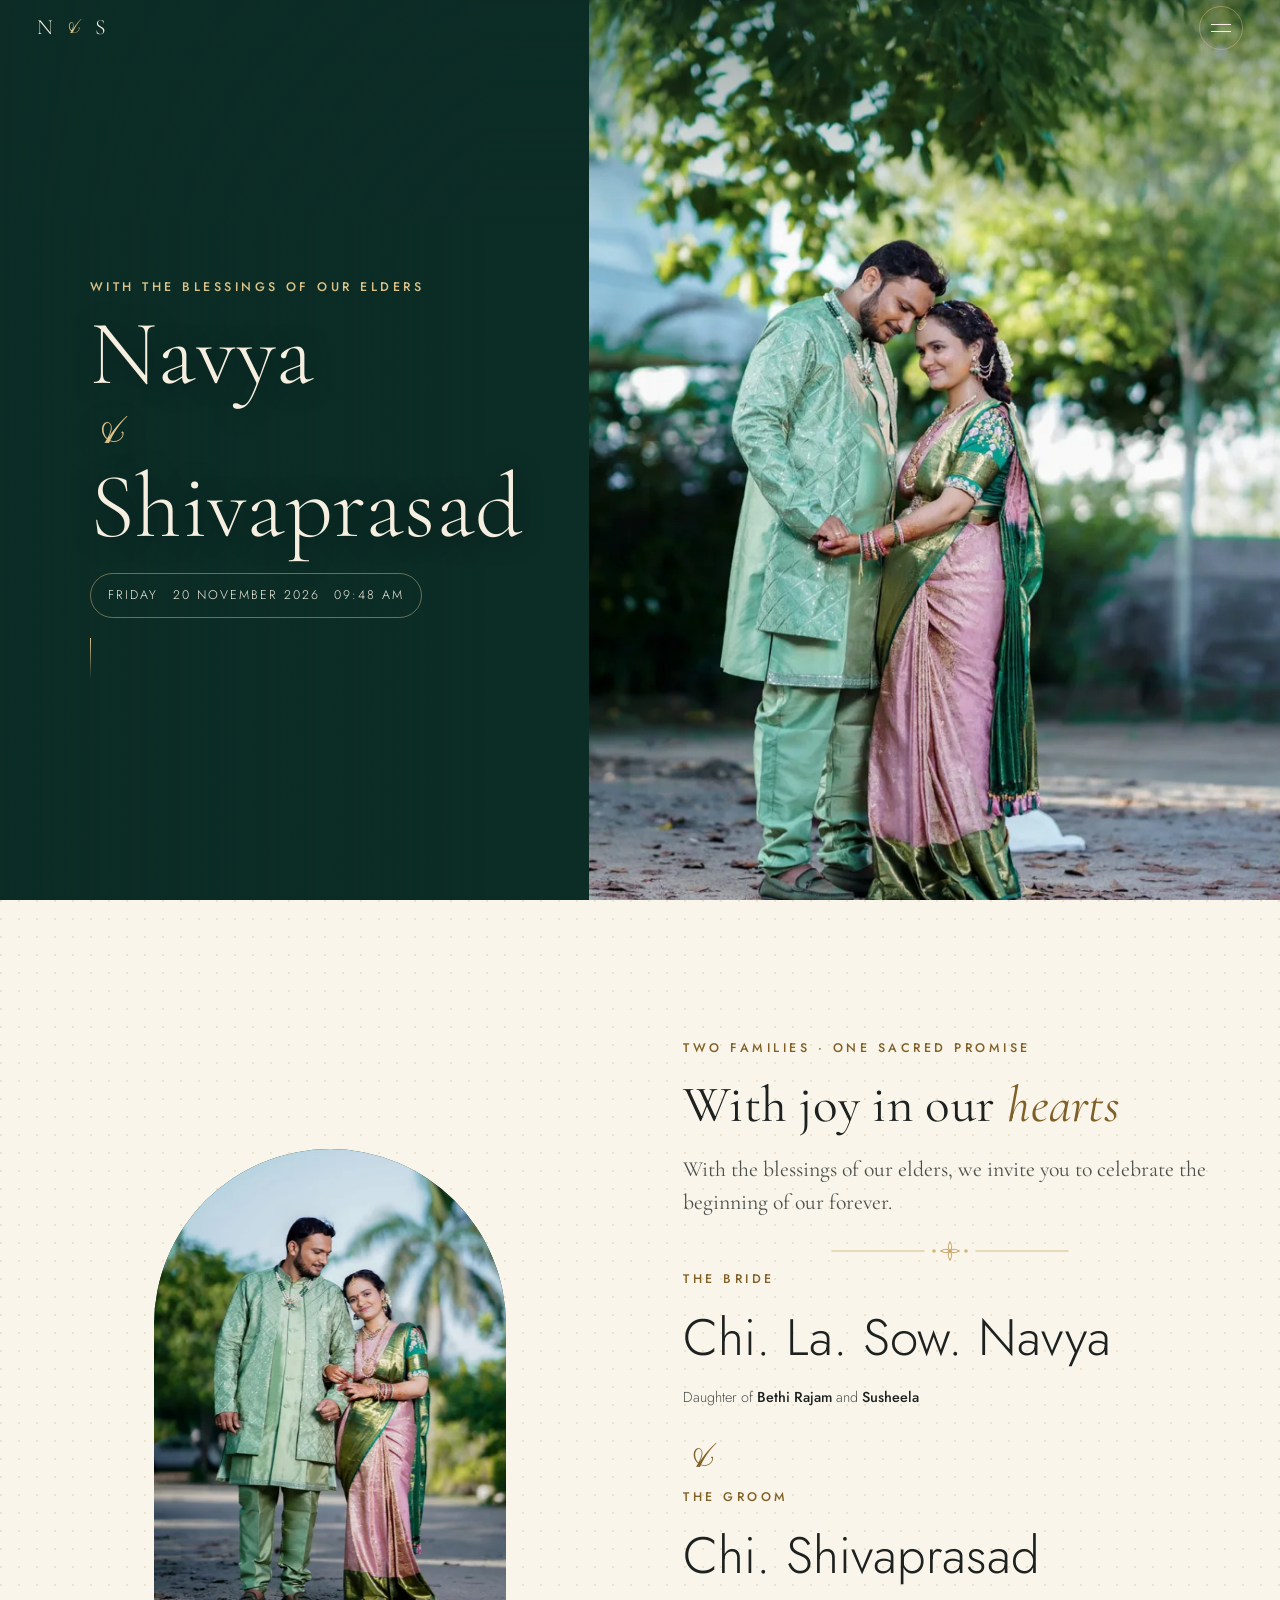
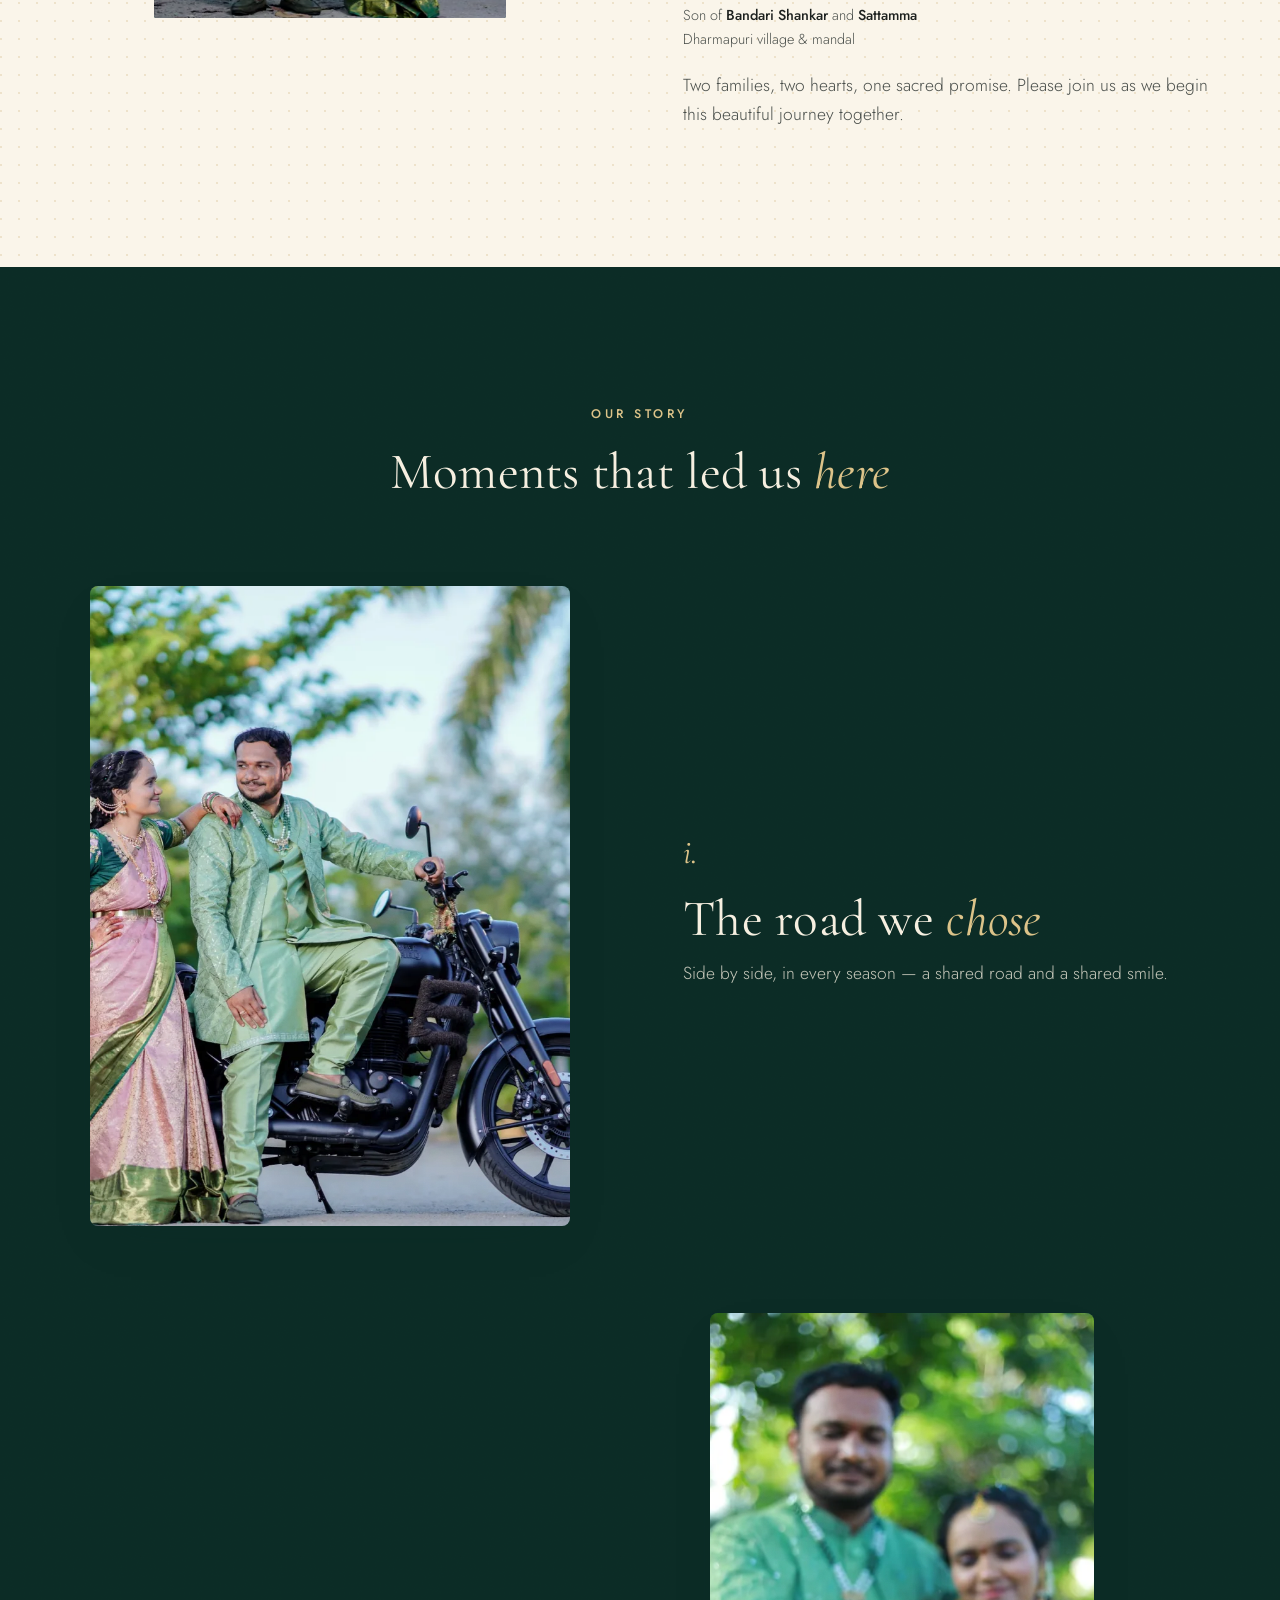
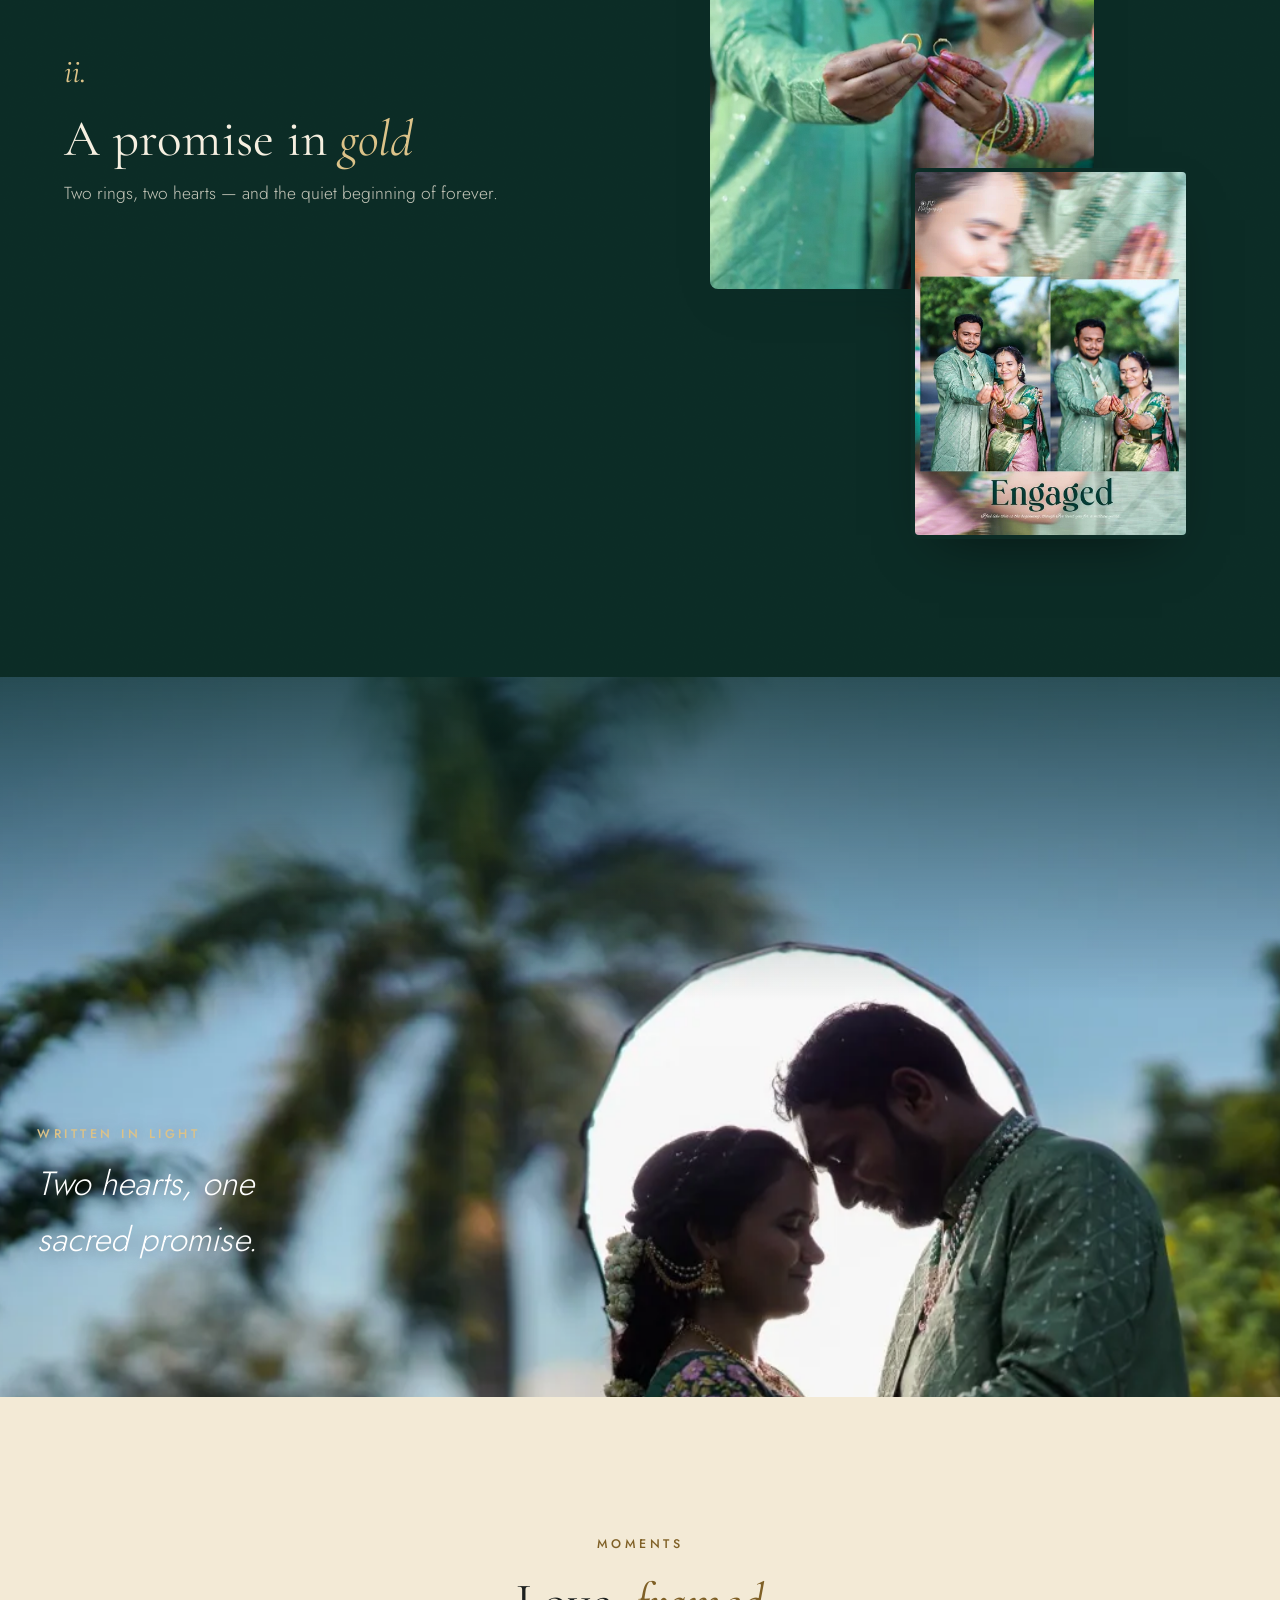
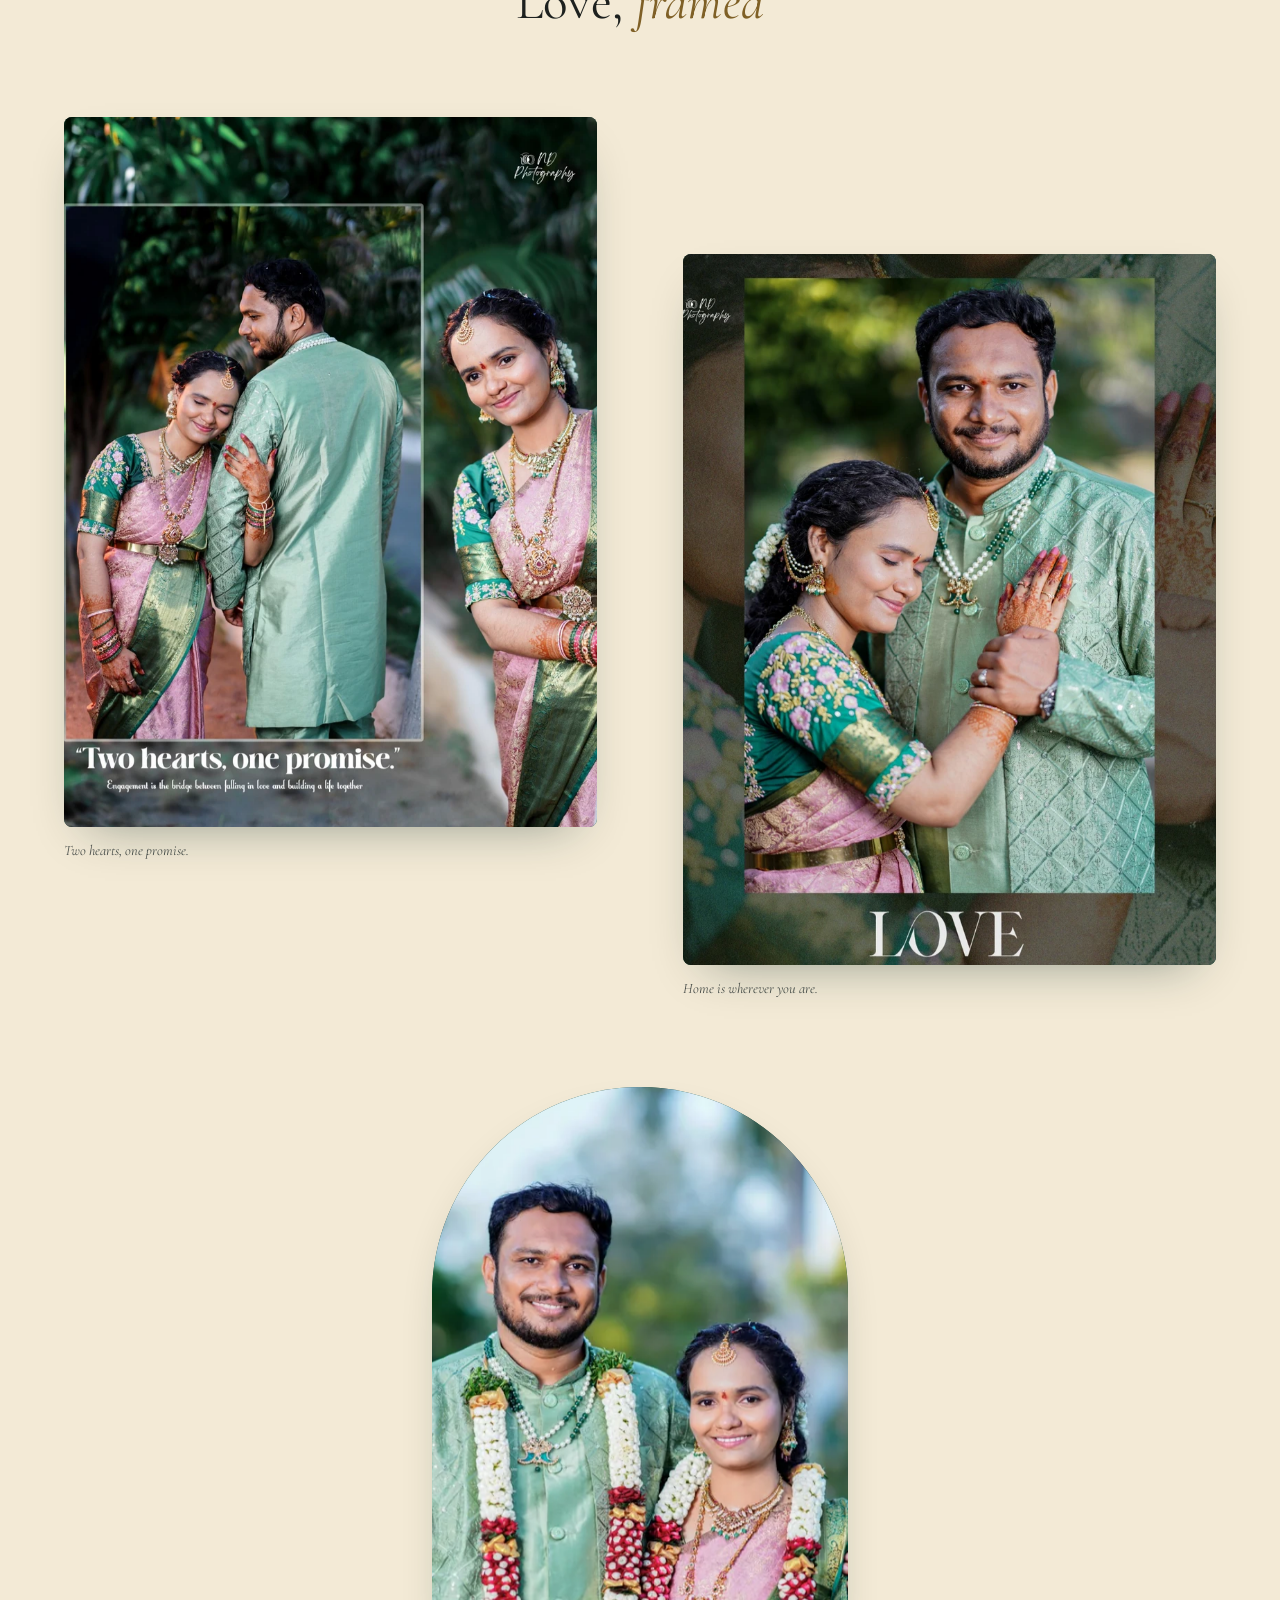
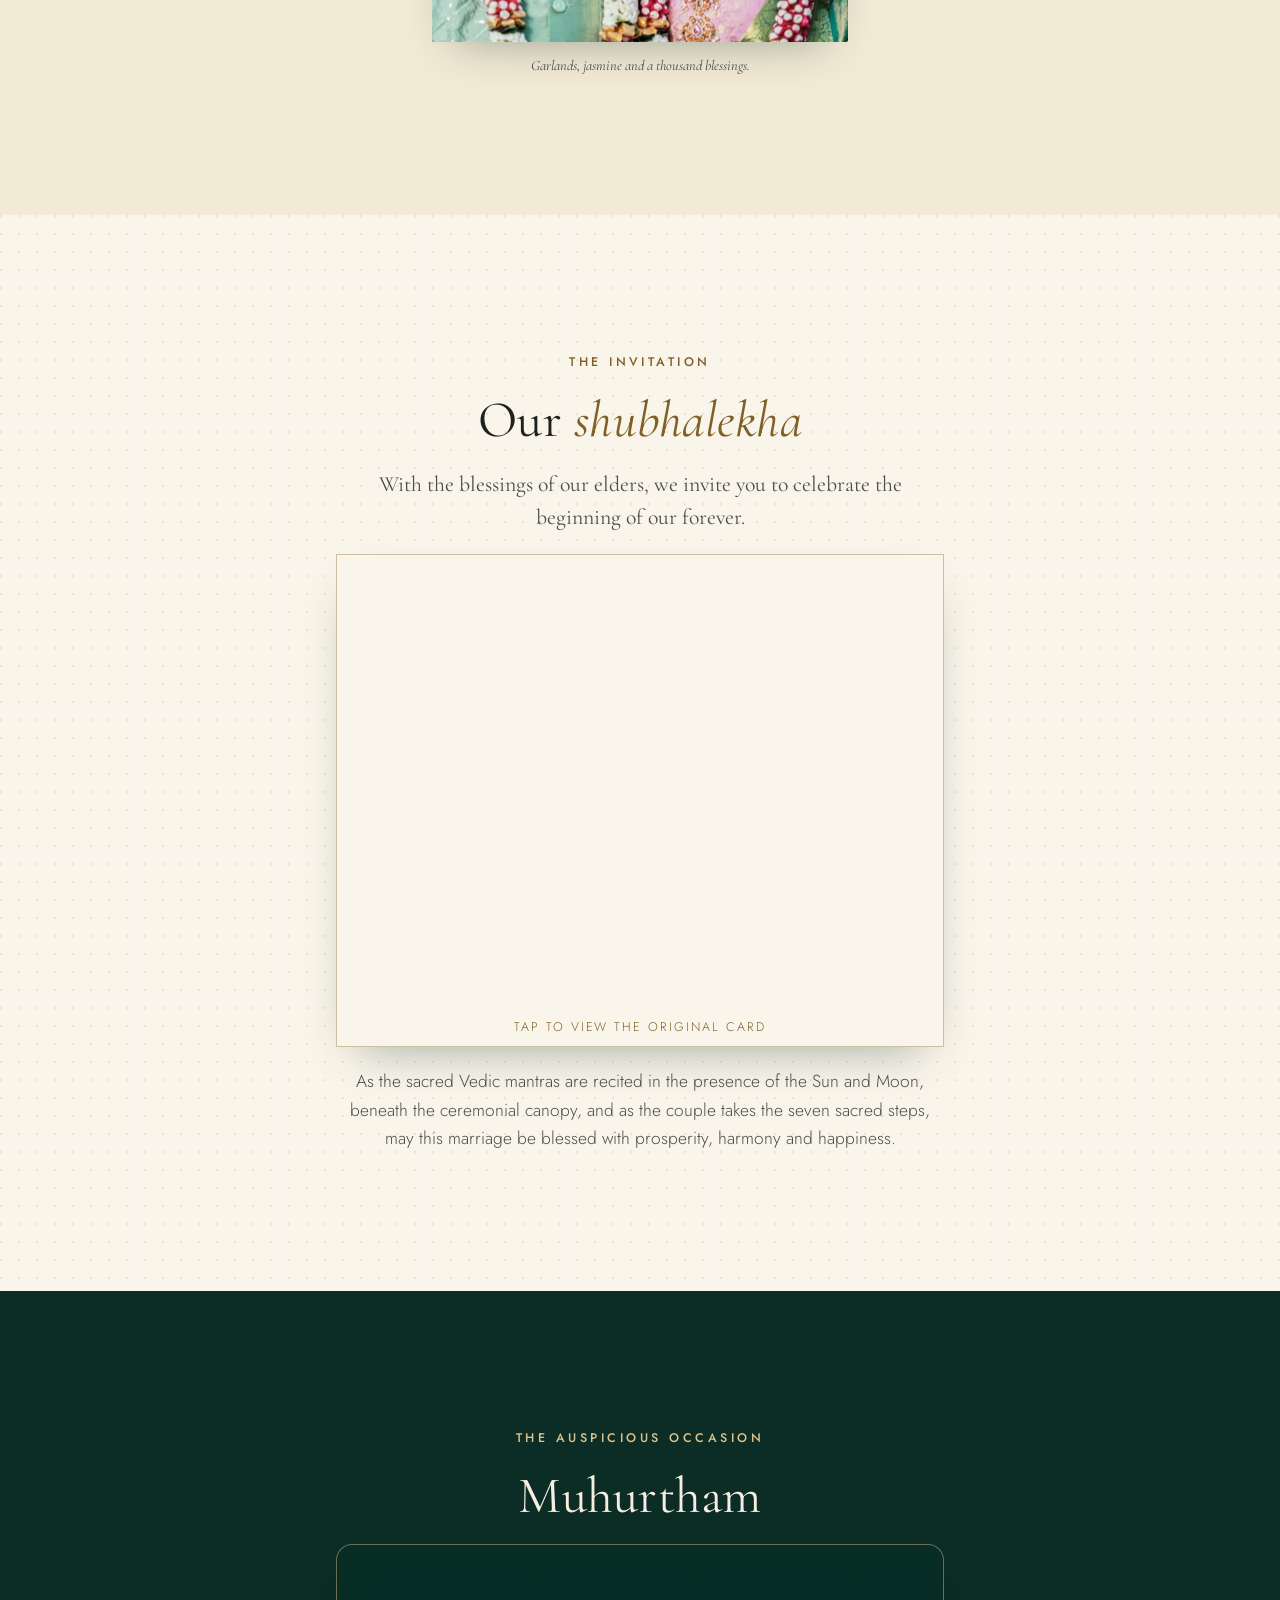
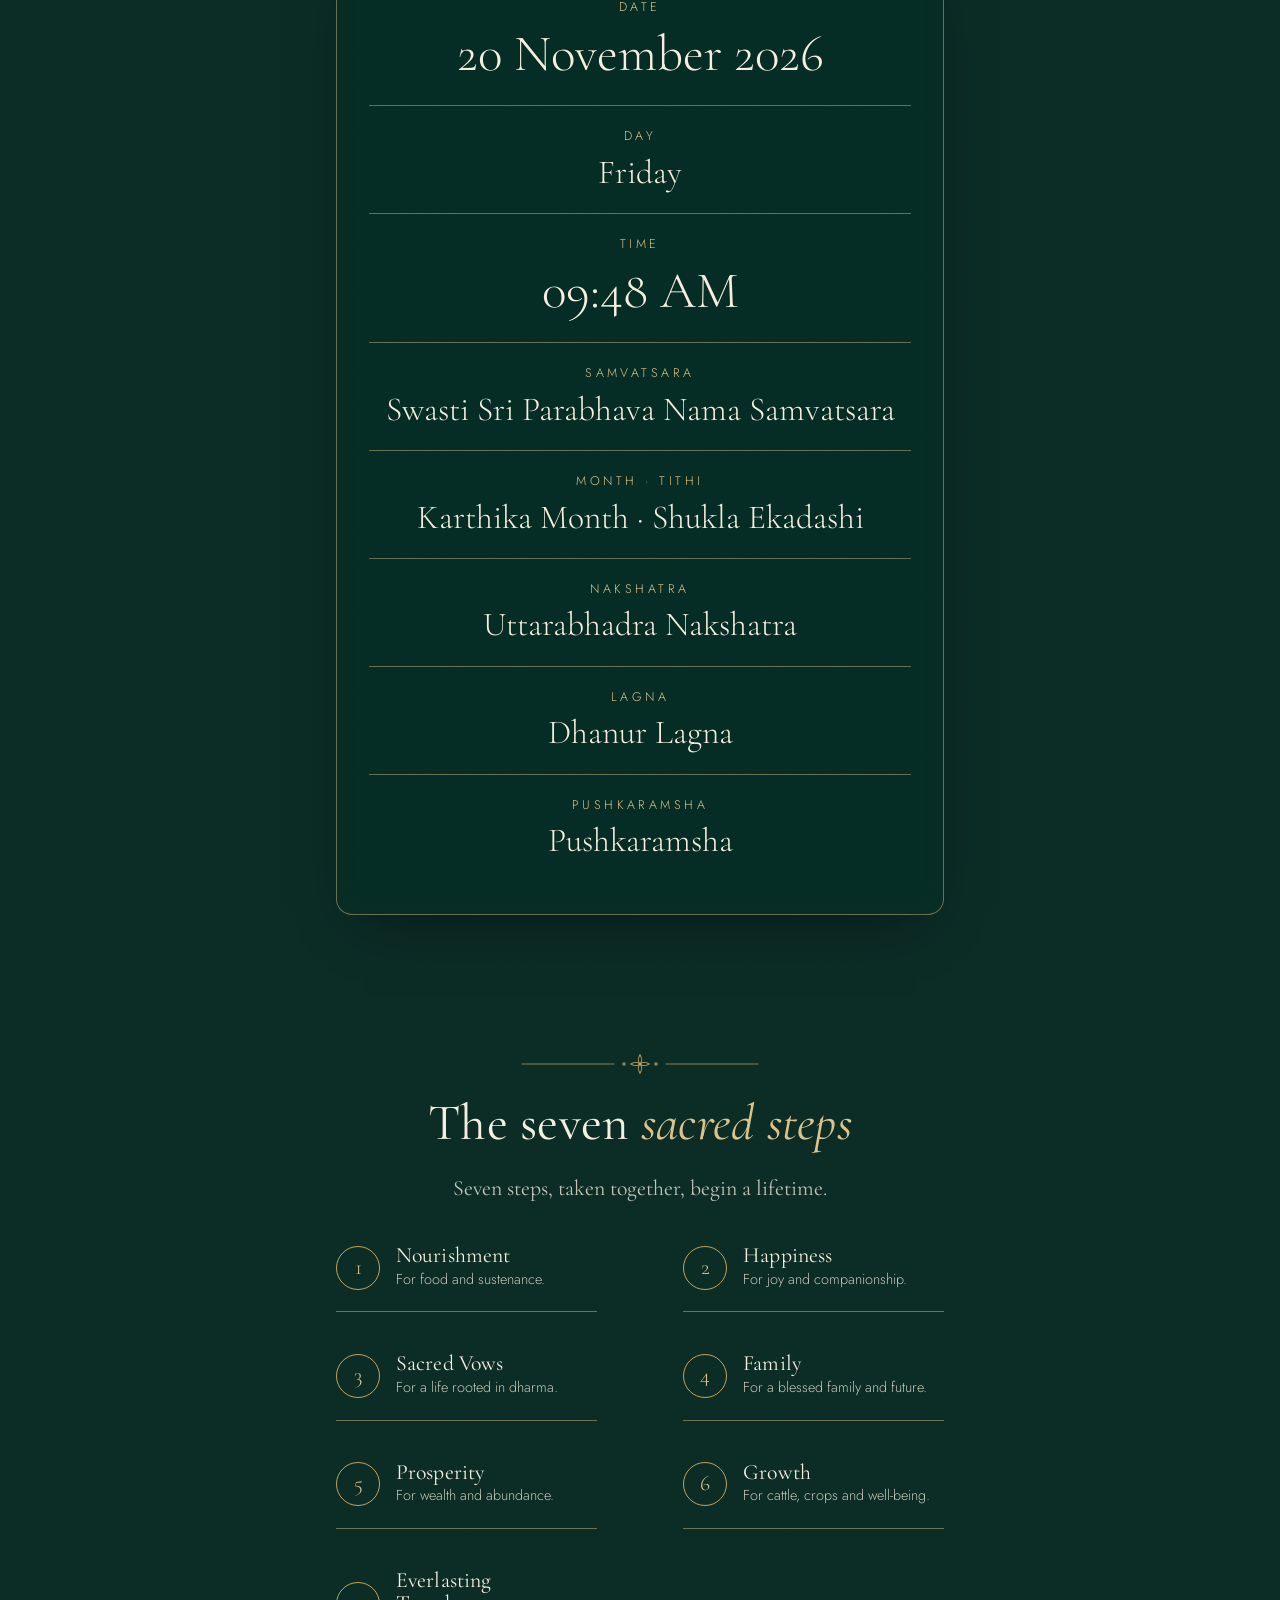
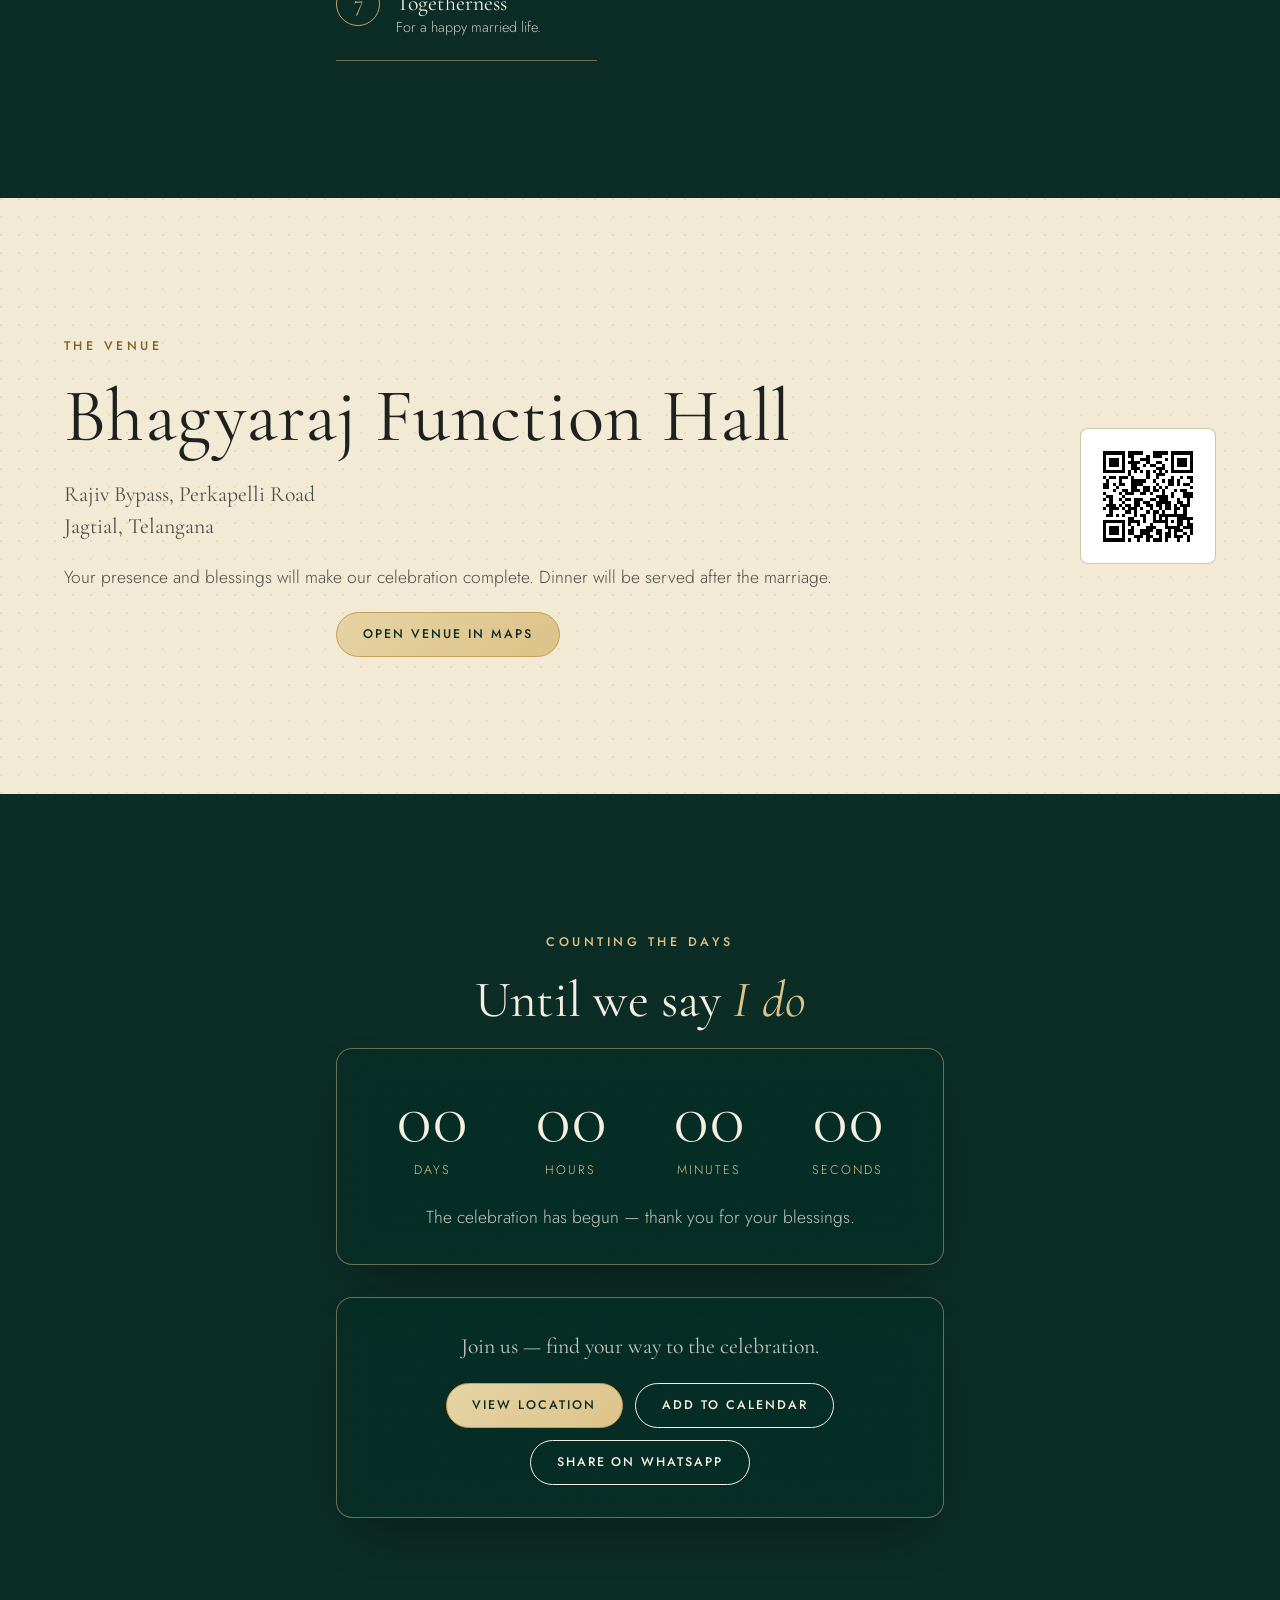
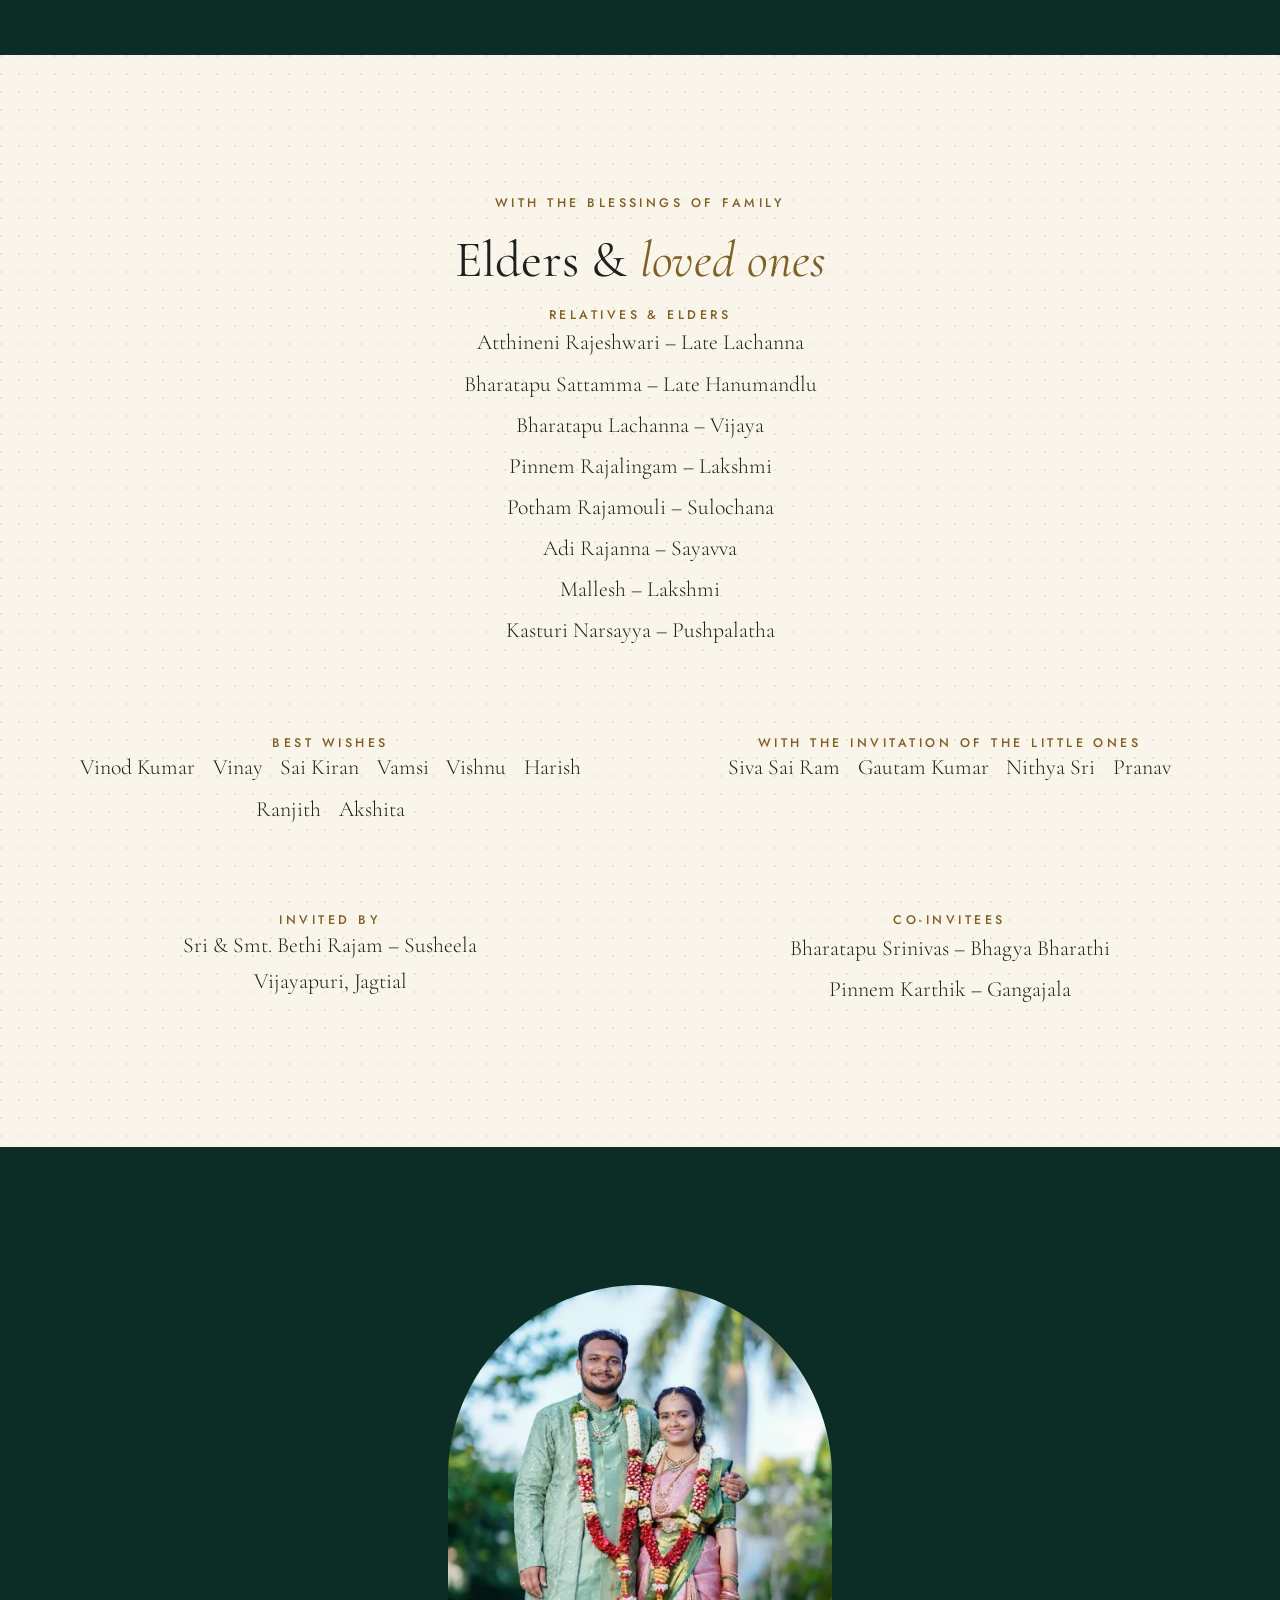
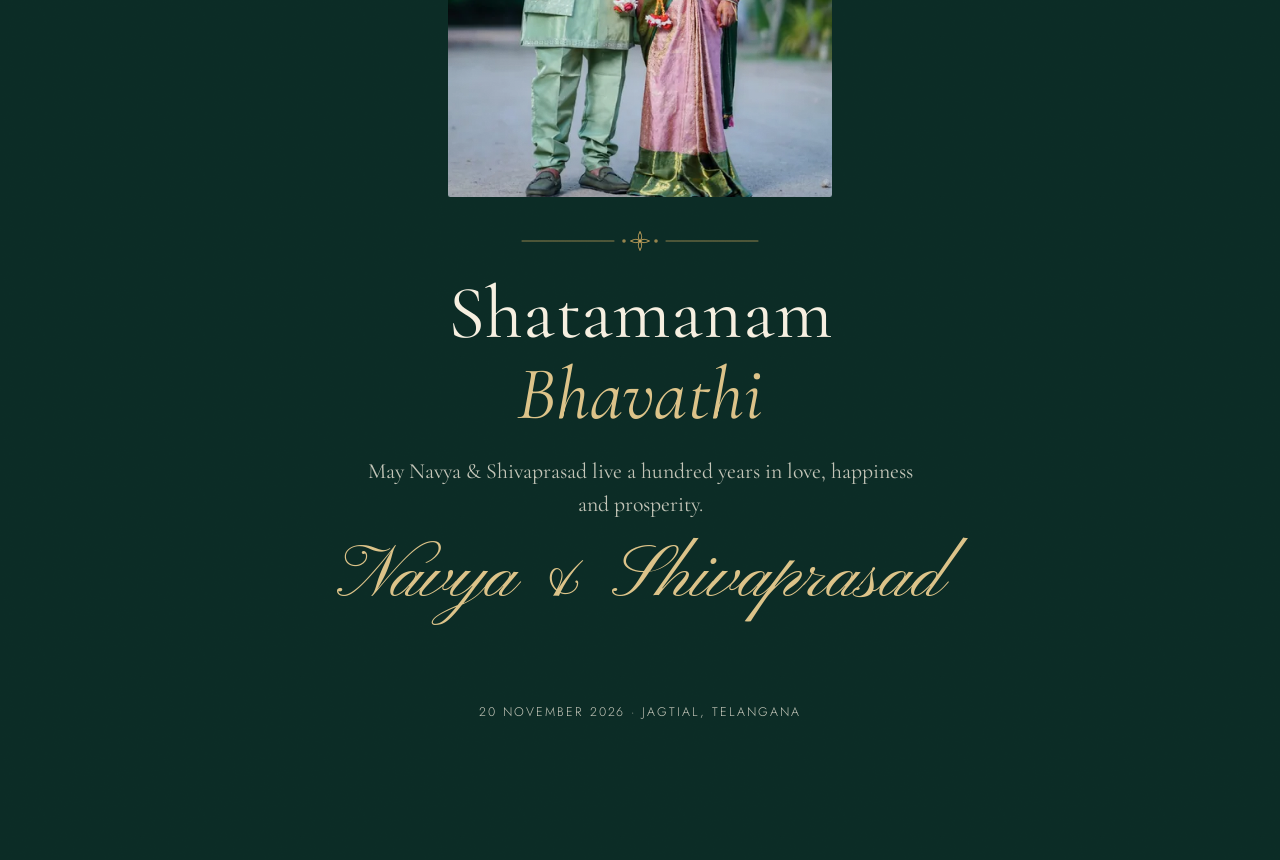
<file: index.html>
<!doctype html>
<html lang="en" class="no-js">
<head>
  <meta charset="utf-8">
  <meta name="viewport" content="width=device-width, initial-scale=1, viewport-fit=cover">
  <title>Navya &amp; Shivaprasad — Wedding Invitation · 20 November 2026</title>
  <meta name="description" content="With the blessings of our elders, Chi. La. Sow. Navya and Chi. Shivaprasad invite you to their wedding on Friday, 20 November 2026 at 09:48 AM, Bhagyaraj Function Hall, Jagtial.">
  <meta name="theme-color" content="#0b2b25">
  <meta property="og:title" content="Navya &amp; Shivaprasad — Wedding Invitation">
  <meta property="og:description" content="Friday, 20 November 2026 · 09:48 AM · Bhagyaraj Function Hall, Jagtial, Telangana">
  <meta property="og:type" content="website">
  <meta property="og:url" content="https://navyas-wedding-invitation.vercel.app/">
  <meta property="og:image" content="https://navyas-wedding-invitation.vercel.app/assets/img/og-image.jpg">
  <meta property="og:image:type" content="image/jpeg">
  <meta property="og:image:width" content="1200">
  <meta property="og:image:height" content="630">
  <meta property="og:image:alt" content="Navya and Shivaprasad — Wedding Invitation, 20 November 2026">
  <meta name="twitter:card" content="summary_large_image">
  <meta name="twitter:image" content="https://navyas-wedding-invitation.vercel.app/assets/img/og-image.jpg">
  <link rel="icon" href="assets/svg/favicon.svg" type="image/svg+xml">
  <script>document.documentElement.className = "js";</script>

  <link rel="preload" href="assets/fonts/cormorant-garamond-latin-300-normal.woff2" as="font" type="font/woff2" crossorigin>
  <link rel="preload" href="assets/fonts/jost-latin-300-normal.woff2" as="font" type="font/woff2" crossorigin>
  <link rel="preload" as="image" type="image/webp" fetchpriority="high"
        href="assets/img/01_hero_couple_under_tree-800.webp"
        imagesrcset="assets/img/01_hero_couple_under_tree-480.webp 480w, assets/img/01_hero_couple_under_tree-800.webp 800w, assets/img/01_hero_couple_under_tree-1152.webp 1152w"
        imagesizes="(min-width: 64em) 54vw, 100vw">

  <link rel="stylesheet" href="css/base.css">
  <link rel="stylesheet" href="css/components.css">
  <link rel="stylesheet" href="css/layout.css">
  <link rel="stylesheet" href="css/motion.css">
</head>
<body>
  <a class="skip-link" href="#couple">Skip to the invitation</a>

  <!-- ===== Header + navigation drawer ===== -->
  <header class="site-header" id="site-header">
    <a class="brand" href="#home" aria-label="Navya and Shivaprasad — back to top">N <span class="brand__amp">&amp;</span> S</a>
    <button class="menu-btn" type="button" aria-label="Open menu" aria-expanded="false" aria-controls="drawer" id="menu-btn">
      <span></span><span></span>
    </button>
  </header>
  <div class="scrim" id="scrim"></div>
  <nav class="drawer glass" id="drawer" aria-label="Invitation sections">
    <button class="drawer__close" type="button" aria-label="Close menu" id="drawer-close">&times;</button>
    <ul class="drawer__list">
      <li><a href="#home"><small>01</small>Opening</a></li>
      <li><a href="#couple"><small>02</small>The Couple</a></li>
      <li><a href="#story"><small>03</small>Our Story</a></li>
      <li><a href="#invitation"><small>04</small>Invitation</a></li>
      <li><a href="#muhurtham"><small>05</small>Muhurtham</a></li>
      <li><a href="#venue"><small>06</small>Venue</a></li>
      <li><a href="#countdown"><small>07</small>Countdown</a></li>
      <li><a href="#family"><small>08</small>Blessings</a></li>
    </ul>
  </nav>

  <main>
    <!-- ===== 01 Opening / hero ===== -->
    <section class="hero grain" id="home" aria-label="Opening">
      <div class="hero__media frame zoom-slow">
        <img src="assets/img/01_hero_couple_under_tree-800.webp"
             srcset="assets/img/01_hero_couple_under_tree-480.webp 480w, assets/img/01_hero_couple_under_tree-800.webp 800w, assets/img/01_hero_couple_under_tree-1152.webp 1152w"
             sizes="(min-width: 64em) 54vw, 100vw" width="1152" height="1536" fetchpriority="high" decoding="async"
             alt="Shivaprasad leans his forehead toward Navya as the couple stand hand in hand beneath a leafy green tree.">
      </div>
      <div class="hero__shade"></div>
      <div class="hero__content">
        <p class="eyebrow reveal">With the blessings of our elders</p>
        <h1 class="hero__names display">
          <span class="reveal" style="--delay:.15s">Navya</span>
          <span class="hero__amp reveal" style="--delay:.3s" aria-hidden="true">&amp;</span>
          <span class="visually-hidden">and</span>
          <span class="reveal" style="--delay:.45s">Shivaprasad</span>
        </h1>
        <p class="hero__date reveal" style="--delay:.65s">
          <span>Friday</span><span>20 November 2026</span><span>09:48 AM</span>
        </p>
        <span class="hero__cue reveal" style="--delay:.9s" aria-hidden="true"></span>
      </div>
    </section>

    <!-- ===== 02 The Couple ===== -->
    <section class="section section--ivory pattern-dots" id="couple">
      <div class="container couple">
        <figure class="couple__photo frame frame--arch frame-keyline zoom-slow reveal-blur">
          <img src="assets/img/12_couple_full_portrait-800.webp"
               srcset="assets/img/12_couple_full_portrait-480.webp 480w, assets/img/12_couple_full_portrait-800.webp 800w, assets/img/12_couple_full_portrait-1152.webp 1152w"
               sizes="(min-width: 48em) 22rem, 78vw" width="1152" height="1536" loading="lazy" decoding="async"
               alt="Shivaprasad and Navya stand side by side in sage green and dusty rose traditional attire with palms behind them.">
        </figure>
        <div class="couple__text stack">
          <p class="eyebrow reveal">Two families · One sacred promise</p>
          <h2 class="section-title reveal">With joy in our <em>hearts</em></h2>
          <p class="lead reveal">With the blessings of our elders, we invite you to celebrate the beginning of our forever.</p>
          <div class="divider reveal" role="presentation"></div>
          <div class="person stack reveal">
            <p class="eyebrow">The bride</p>
            <p class="person__name display">Chi. La. Sow. Navya</p>
            <p class="person__parents">Daughter of <strong>Bethi Rajam</strong> and <strong>Susheela</strong></p>
          </div>
          <p class="couple__amp script reveal" aria-hidden="true">&amp;</p>
          <div class="person stack reveal">
            <p class="eyebrow">The groom</p>
            <p class="person__name display">Chi. Shivaprasad</p>
            <p class="person__parents">Son of <strong>Bandari Shankar</strong> and <strong>Sattamma</strong><br>Dharmapuri village &amp; mandal</p>
          </div>
          <p class="muted reveal">Two families, two hearts, one sacred promise. Please join us as we begin this beautiful journey together.</p>
        </div>
      </div>
    </section>

    <!-- ===== 03 Our Story ===== -->
    <section class="section section--emerald grain" id="story">
      <div class="container story">
        <header class="center stack">
          <p class="eyebrow reveal">Our story</p>
          <h2 class="section-title reveal">Moments that led us <em>here</em></h2>
        </header>

        <article class="chapter">
          <figure class="chapter__photo chapter__photo--moto frame zoom-slow reveal-blur">
            <img src="assets/img/07_couple_motorcycle_portrait-800.webp"
                 srcset="assets/img/07_couple_motorcycle_portrait-480.webp 480w, assets/img/07_couple_motorcycle_portrait-800.webp 800w, assets/img/07_couple_motorcycle_portrait-1152.webp 1152w"
                 sizes="(min-width: 48em) 40vw, 92vw" width="1152" height="1536" loading="lazy" decoding="async"
                 alt="Shivaprasad sits on a black Royal Enfield motorcycle while Navya stands beside him, resting her arm on his shoulder and smiling at him.">
          </figure>
          <div class="chapter__text stack">
            <p class="chapter__num reveal">i.</p>
            <h3 class="display reveal" style="font-size:var(--fs-xl)">The road we <em>chose</em></h3>
            <p class="muted reveal">Side by side, in every season &mdash; a shared road and a shared smile.</p>
          </div>
        </article>

        <article class="chapter chapter--flip">
          <div class="collage reveal-blur">
            <figure class="collage__main frame zoom-slow">
              <img src="assets/img/08_rings_hands_closeup-800.webp"
                   srcset="assets/img/08_rings_hands_closeup-480.webp 480w, assets/img/08_rings_hands_closeup-800.webp 800w, assets/img/08_rings_hands_closeup-1024.webp 1024w"
                   sizes="(min-width: 48em) 32vw, 74vw" width="1024" height="1536" loading="lazy" decoding="async"
                   alt="Navya and Shivaprasad hold two gold rings toward the camera; their faces are softly blurred behind their hands.">
            </figure>
            <figure class="collage__inset frame">
              <img src="assets/img/11_engaged_collage-480.webp"
                   srcset="assets/img/11_engaged_collage-480.webp 480w, assets/img/11_engaged_collage-800.webp 800w"
                   sizes="(min-width: 48em) 20vw, 52vw" width="1152" height="1536" loading="lazy" decoding="async"
                   alt="Engagement collage titled Engaged, showing the couple holding their rings.">
            </figure>
          </div>
          <div class="chapter__text stack">
            <p class="chapter__num reveal">ii.</p>
            <h3 class="display reveal" style="font-size:var(--fs-xl)">A promise in <em>gold</em></h3>
            <p class="muted reveal">Two rings, two hearts &mdash; and the quiet beginning of forever.</p>
          </div>
        </article>
      </div>
    </section>

    <!-- ===== Cinematic interlude (selective parallax) ===== -->
    <section class="interlude parallax" aria-label="A quiet moment">
      <div class="interlude__frame"></div>
      <div class="parallax__layer">
        <div class="interlude__stack">
          <img src="assets/img/04_backlit_couple_silhouette-800.webp"
               srcset="assets/img/04_backlit_couple_silhouette-480.webp 480w, assets/img/04_backlit_couple_silhouette-800.webp 800w, assets/img/04_backlit_couple_silhouette-1152.webp 1152w"
               sizes="100vw" width="1152" height="1536" loading="lazy" decoding="async" style="width:100%"
               alt="Shivaprasad and Navya in silhouette against a bright circle of light, foreheads gently touching, with a palm tree and blue sky behind them.">
        </div>
      </div>
      <div class="interlude__shade"></div>
      <div class="interlude__text">
        <p class="eyebrow reveal" style="color:var(--gold-soft)">Written in light</p>
        <p class="interlude__quote reveal">Two hearts, one sacred promise.</p>
      </div>
    </section>

    <!-- ===== Moments ===== -->
    <section class="section section--cream" id="moments">
      <div class="container">
        <header class="center stack" style="margin-bottom:var(--space-lg)">
          <p class="eyebrow reveal">Moments</p>
          <h2 class="section-title reveal">Love, <em>framed</em></h2>
        </header>
        <div class="moments">
          <figure class="moment stack">
            <div class="moment__photo frame zoom-slow reveal-blur">
              <img src="assets/img/06_two_hearts_promise_collage-800.webp"
                   srcset="assets/img/06_two_hearts_promise_collage-480.webp 480w, assets/img/06_two_hearts_promise_collage-800.webp 800w, assets/img/06_two_hearts_promise_collage-1152.webp 1152w"
                   sizes="(min-width: 48em) 40vw, 90vw" width="1152" height="1536" loading="lazy" decoding="async"
                   alt="Collage with the words Two hearts, one promise: Navya rests her head on Shivaprasad's shoulder, beside a portrait of Navya smiling.">
            </div>
            <figcaption class="caption reveal">Two hearts, one promise.</figcaption>
          </figure>
          <figure class="moment stack">
            <div class="moment__photo frame zoom-slow reveal-blur">
              <img src="assets/img/10_love_hand_on_chest_portrait-800.webp"
                   srcset="assets/img/10_love_hand_on_chest_portrait-480.webp 480w, assets/img/10_love_hand_on_chest_portrait-800.webp 800w, assets/img/10_love_hand_on_chest_portrait-1152.webp 1152w"
                   sizes="(min-width: 48em) 40vw, 90vw" width="1152" height="1536" loading="lazy" decoding="async"
                   alt="Navya rests her henna-decorated hand on Shivaprasad's chest and closes her eyes, while he smiles at the camera, above the word LOVE.">
            </div>
            <figcaption class="caption reveal">Home is wherever you are.</figcaption>
          </figure>
          <figure class="moment moment--feature stack">
            <div class="moment__photo frame zoom-slow reveal-blur">
              <img src="assets/img/03_garland_couple_closeup-800.webp"
                   srcset="assets/img/03_garland_couple_closeup-480.webp 480w, assets/img/03_garland_couple_closeup-800.webp 800w, assets/img/03_garland_couple_closeup-1152.webp 1152w"
                   sizes="(min-width: 48em) 26rem, 100vw" width="1152" height="1536" loading="lazy" decoding="async"
                   alt="Close portrait of Shivaprasad and Navya smiling, wearing jasmine and rose garlands and traditional jewellery.">
            </div>
            <figcaption class="caption reveal">Garlands, jasmine and a thousand blessings.</figcaption>
          </figure>
        </div>
      </div>
    </section>

    <!-- ===== 04 The Invitation (original card) ===== -->
    <section class="section section--ivory pattern-dots" id="invitation">
      <div class="container--narrow center stack">
        <p class="eyebrow reveal">The invitation</p>
        <h2 class="section-title reveal">Our <em>shubhalekha</em></h2>
        <p class="lead reveal">With the blessings of our elders, we invite you to celebrate the beginning of our forever.</p>
        <button class="card-open reveal" type="button" id="card-open" aria-haspopup="dialog">
          <span class="frame card-open__img frame--contain">
            <img src="assets/img/05_wedding_invitation_card_open-800.webp"
                 srcset="assets/img/05_wedding_invitation_card_open-480.webp 480w, assets/img/05_wedding_invitation_card_open-800.webp 800w, assets/img/05_wedding_invitation_card_open-1536.webp 1536w"
                 sizes="(min-width: 48em) 38rem, 92vw" width="1536" height="1152" loading="lazy" decoding="async"
                 alt="Our printed wedding invitation card opened flat, showing the Telugu text with the date, muhurtham, venue and names.">
          </span>
          <span class="card-open__hint">Tap to view the original card</span>
        </button>
        <p class="muted reveal">As the sacred Vedic mantras are recited in the presence of the Sun and Moon, beneath the ceremonial canopy, and as the couple takes the seven sacred steps, may this marriage be blessed with prosperity, harmony and happiness.</p>
      </div>
    </section>
    <dialog class="lightbox" id="lightbox" aria-label="Original wedding invitation card">
      <div class="lightbox__bar">
        <span>The original invitation</span>
        <button class="btn btn--ghost" type="button" id="lightbox-close">Close</button>
      </div>
      <div class="lightbox__scroll">
        <img src="assets/img/05_wedding_invitation_card_open-1536.webp" width="1536" height="1152" decoding="async"
             alt="Our printed wedding invitation card opened flat, shown at full size.">
      </div>
    </dialog>

    <!-- ===== 05 Muhurtham ===== -->
    <section class="section section--emerald grain" id="muhurtham">
      <div class="container--narrow stack">
        <header class="center stack">
          <p class="eyebrow reveal">The auspicious occasion</p>
          <h2 class="section-title reveal">Muhurtham</h2>
        </header>
        <div class="glass reveal">
          <dl class="details">
            <div class="details__row"><dt>Date</dt><dd class="details__big">20 November 2026</dd></div>
            <div class="details__row"><dt>Day</dt><dd>Friday</dd></div>
            <div class="details__row"><dt>Time</dt><dd class="details__big">09:48 AM</dd></div>
            <div class="details__row"><dt>Samvatsara</dt><dd>Swasti Sri Parabhava Nama Samvatsara</dd></div>
            <div class="details__row"><dt>Month &middot; Tithi</dt><dd>Karthika Month &middot; Shukla Ekadashi</dd></div>
            <div class="details__row"><dt>Nakshatra</dt><dd>Uttarabhadra Nakshatra</dd></div>
            <div class="details__row"><dt>Lagna</dt><dd>Dhanur Lagna</dd></div>
            <div class="details__row"><dt>Pushkaramsha</dt><dd>Pushkaramsha</dd></div>
          </dl>
        </div>

        <header class="center stack" style="margin-top:var(--space-xl)">
          <div class="divider reveal" role="presentation"></div>
          <h2 class="section-title reveal">The seven <em>sacred steps</em></h2>
          <p class="lead reveal">Seven steps, taken together, begin a lifetime.</p>
        </header>
        <ol class="steps">
          <li class="step reveal"><div><h3>Nourishment</h3><p>For food and sustenance.</p></div></li>
          <li class="step reveal"><div><h3>Happiness</h3><p>For joy and companionship.</p></div></li>
          <li class="step reveal"><div><h3>Sacred Vows</h3><p>For a life rooted in dharma.</p></div></li>
          <li class="step reveal"><div><h3>Family</h3><p>For a blessed family and future.</p></div></li>
          <li class="step reveal"><div><h3>Prosperity</h3><p>For wealth and abundance.</p></div></li>
          <li class="step reveal"><div><h3>Growth</h3><p>For cattle, crops and well-being.</p></div></li>
          <li class="step reveal"><div><h3>Everlasting Togetherness</h3><p>For a happy married life.</p></div></li>
        </ol>
      </div>
    </section>

    <!-- ===== 06 Venue ===== -->
    <section class="section section--cream pattern-dots" id="venue">
      <div class="container venue">
        <div class="stack">
          <p class="eyebrow reveal">The venue</p>
          <h2 class="venue__name display reveal">Bhagyaraj Function Hall</h2>
          <address class="lead reveal">Rajiv Bypass, Perkapelli Road<br>Jagtial, Telangana</address>
          <p class="muted reveal">Your presence and blessings will make our celebration complete. Dinner will be served after the marriage.</p>
          <div class="btn-row reveal">
            <a class="btn" href="https://maps.app.goo.gl/1nXDVQ7de8qmaZmz8" target="_blank" rel="noopener">Open venue in Maps</a>
          </div>
        </div>
        <figure class="venue__qr reveal">
          <img src="assets/original/venue-qr.png" width="370" height="370" loading="lazy" alt="QR code that opens the wedding venue location in Google Maps.">
        </figure>
      </div>
    </section>

    <!-- ===== 07 Countdown + RSVP / location ===== -->
    <section class="section section--emerald grain" id="countdown">
      <div class="container--narrow stack">
        <header class="center stack">
          <p class="eyebrow reveal">Counting the days</p>
          <h2 class="section-title reveal">Until we say <em>I do</em></h2>
        </header>
        <div class="glass reveal">
          <div class="countdown" id="countdown-timer" role="timer" aria-label="Time remaining until the wedding">
            <div class="countdown__cell"><strong data-unit="days">--</strong><span>Days</span></div>
            <div class="countdown__cell"><strong data-unit="hours">--</strong><span>Hours</span></div>
            <div class="countdown__cell"><strong data-unit="minutes">--</strong><span>Minutes</span></div>
            <div class="countdown__cell"><strong data-unit="seconds">--</strong><span>Seconds</span></div>
          </div>
          <p class="center muted" id="countdown-done" hidden style="margin-top:var(--space-sm)">The celebration has begun &mdash; thank you for your blessings.</p>
        </div>
        <div class="glass reveal rsvp">
          <p class="lead">Join us &mdash; find your way to the celebration.</p>
          <div class="btn-row">
            <a class="btn" href="https://maps.app.goo.gl/fghkD4QtHyZdS8Td7" target="_blank" rel="noopener">View location</a>
            <a class="btn btn--ghost" href="calendar/wedding.ics" download>Add to calendar</a>
            <a class="btn btn--ghost" href="https://wa.me/" id="share-whatsapp" target="_blank" rel="noopener">Share on WhatsApp</a>
          </div>
        </div>
      </div>
    </section>

    <!-- ===== 08 Family & blessings ===== -->
    <section class="section section--ivory pattern-dots" id="family">
      <div class="container stack">
        <header class="center stack">
          <p class="eyebrow reveal">With the blessings of family</p>
          <h2 class="section-title reveal">Elders &amp; <em>loved ones</em></h2>
        </header>
        <div class="family">
          <div class="family__group family__group--wide reveal">
            <h3 class="eyebrow">Relatives &amp; elders</h3>
            <ul class="family__list">
              <li>Atthineni Rajeshwari &ndash; Late Lachanna</li>
              <li>Bharatapu Sattamma &ndash; Late Hanumandlu</li>
              <li>Bharatapu Lachanna &ndash; Vijaya</li>
              <li>Pinnem Rajalingam &ndash; Lakshmi</li>
              <li>Potham Rajamouli &ndash; Sulochana</li>
              <li>Adi Rajanna &ndash; Sayavva</li>
              <li>Mallesh &ndash; Lakshmi</li>
              <li>Kasturi Narsayya &ndash; Pushpalatha</li>
            </ul>
          </div>
          <div class="family__group reveal">
            <h3 class="eyebrow">Best wishes</h3>
            <ul class="family__inline">
              <li>Vinod Kumar</li><li>Vinay</li><li>Sai Kiran</li><li>Vamsi</li><li>Vishnu</li><li>Harish</li><li>Ranjith</li><li>Akshita</li>
            </ul>
          </div>
          <div class="family__group reveal">
            <h3 class="eyebrow">With the invitation of the little ones</h3>
            <ul class="family__inline">
              <li>Siva Sai Ram</li><li>Gautam Kumar</li><li>Nithya Sri</li><li>Pranav</li>
            </ul>
          </div>
          <div class="family__group reveal">
            <h3 class="eyebrow">Invited by</h3>
            <p class="family__inline">Sri &amp; Smt. Bethi Rajam &ndash; Susheela<br>Vijayapuri, Jagtial</p>
          </div>
          <div class="family__group reveal">
            <h3 class="eyebrow">Co-invitees</h3>
            <ul class="family__list">
              <li>Bharatapu Srinivas &ndash; Bhagya Bharathi</li>
              <li>Pinnem Karthik &ndash; Gangajala</li>
            </ul>
          </div>
        </div>
      </div>
    </section>

    <!-- ===== 09 Closing ===== -->
    <section class="section section--emerald closing grain" id="closing">
      <div class="container--narrow stack">
        <figure class="closing__photo frame frame--arch frame-keyline zoom-slow reveal-blur">
          <img src="assets/img/09_garland_couple_full_portrait-800.webp"
               srcset="assets/img/09_garland_couple_full_portrait-480.webp 480w, assets/img/09_garland_couple_full_portrait-800.webp 800w, assets/img/09_garland_couple_full_portrait-1152.webp 1152w"
               sizes="(min-width: 48em) 24rem, 82vw" width="1152" height="1536" loading="lazy" decoding="async"
               alt="Full-length portrait of Shivaprasad and Navya standing together in traditional attire, wearing long rose and jasmine wedding garlands.">
        </figure>
        <div class="divider reveal" role="presentation"></div>
        <h2 class="closing__title display reveal">Shatamanam <em>Bhavathi</em></h2>
        <p class="lead reveal">May Navya &amp; Shivaprasad live a hundred years in love, happiness and prosperity.</p>
        <p class="script reveal" style="font-size:var(--fs-2xl)">Navya &amp; Shivaprasad</p>
        <p class="footer-note">20 November 2026 &middot; Jagtial, Telangana</p>
      </div>
    </section>
  </main>

  <script src="js/main.js" defer></script>
</body>
</html>
</file>
<file: css/base.css>
/* ==========================================================================
   base.css — design tokens, self-hosted fonts, reset, typography
   Mobile-first: all defaults target 360–430px; larger screens enhance.
   ========================================================================== */

/* ---------- Fonts (self-hosted, Latin subset) ---------- */
@font-face {
  font-family: "Cormorant Garamond";
  font-style: normal;
  font-weight: 300;
  font-display: swap;
  src: url("../assets/fonts/cormorant-garamond-latin-300-normal.woff2") format("woff2");
}
@font-face {
  font-family: "Cormorant Garamond";
  font-style: normal;
  font-weight: 400;
  font-display: swap;
  src: url("../assets/fonts/cormorant-garamond-latin-400-normal.woff2") format("woff2");
}
@font-face {
  font-family: "Cormorant Garamond";
  font-style: normal;
  font-weight: 500;
  font-display: swap;
  src: url("../assets/fonts/cormorant-garamond-latin-500-normal.woff2") format("woff2");
}
@font-face {
  font-family: "Cormorant Garamond";
  font-style: italic;
  font-weight: 400;
  font-display: swap;
  src: url("../assets/fonts/cormorant-garamond-latin-400-italic.woff2") format("woff2");
}
@font-face {
  font-family: "Cormorant Garamond";
  font-style: italic;
  font-weight: 500;
  font-display: swap;
  src: url("../assets/fonts/cormorant-garamond-latin-500-italic.woff2") format("woff2");
}
@font-face {
  font-family: "Jost";
  font-style: normal;
  font-weight: 300;
  font-display: swap;
  src: url("../assets/fonts/jost-latin-300-normal.woff2") format("woff2");
}
@font-face {
  font-family: "Jost";
  font-style: normal;
  font-weight: 400;
  font-display: swap;
  src: url("../assets/fonts/jost-latin-400-normal.woff2") format("woff2");
}
@font-face {
  font-family: "Jost";
  font-style: normal;
  font-weight: 500;
  font-display: swap;
  src: url("../assets/fonts/jost-latin-500-normal.woff2") format("woff2");
}
@font-face {
  font-family: "Pinyon Script";
  font-style: normal;
  font-weight: 400;
  font-display: swap;
  src: url("../assets/fonts/pinyon-script-latin-400-normal.woff2") format("woff2");
}

/* ---------- Design tokens ---------- */
:root {
  /* Palette — derived from the photographs (sage sherwani, dusty-rose saree,
     emerald border, gold zari, jasmine garlands) */
  --ivory: #faf5ea;
  --cream: #f3ead6;
  --champagne: #e6d3a3;
  --gold: #c2a05a;          /* ornament / large text on dark */
  --gold-soft: #dcc287;     /* text on dark surfaces */
  --gold-deep: #7f6026;     /* text on light surfaces (AA on ivory and cream) */
  --emerald: #14443a;
  --emerald-deep: #0b2b25;
  --sage: #a3b8a0;
  --blush: #ecd0cc;
  --rose: #b97f8a;
  --charcoal: #1d211f;
  --charcoal-soft: #4a4f4b;

  /* Semantic colours */
  --bg: var(--ivory);
  --surface: var(--cream);
  --text: var(--charcoal);
  --text-muted: var(--charcoal-soft);
  --accent: var(--gold-deep);
  --on-dark: #f6efe0;
  --on-dark-muted: rgba(246, 239, 224, 0.78);
  --line: rgba(134, 103, 42, 0.38);
  --line-on-dark: rgba(220, 194, 135, 0.45);

  /* Typography */
  --font-display: "Cormorant Garamond", "Times New Roman", Georgia, serif;
  --font-body: "Jost", "Segoe UI", system-ui, -apple-system, sans-serif;
  --font-script: "Pinyon Script", "Snell Roundhand", cursive;

  /* Fluid type scale (360px → 1280px) */
  --fs-xs: clamp(0.72rem, 0.70rem + 0.10vw, 0.78rem);
  --fs-sm: clamp(0.84rem, 0.82rem + 0.10vw, 0.92rem);
  --fs-base: clamp(1rem, 0.97rem + 0.15vw, 1.1rem);
  --fs-md: clamp(1.15rem, 1.08rem + 0.35vw, 1.4rem);
  --fs-lg: clamp(1.5rem, 1.3rem + 1vw, 2.1rem);
  --fs-xl: clamp(2rem, 1.6rem + 2vw, 3.2rem);
  --fs-2xl: clamp(2.6rem, 1.9rem + 3.5vw, 4.8rem);
  --fs-hero: clamp(3rem, 2.2rem + 4.4vw, 6.6rem);
  --tracking-wide: 0.28em;
  --tracking-mid: 0.16em;

  /* Spacing rhythm */
  --space-2xs: 0.375rem;
  --space-xs: 0.75rem;
  --space-sm: 1.25rem;
  --space-md: 2rem;
  --space-lg: clamp(3rem, 2.2rem + 4vw, 5.5rem);
  --space-xl: clamp(4.5rem, 3rem + 7vw, 9rem);
  --gutter: clamp(1.25rem, 0.9rem + 1.8vw, 2.5rem);
  --container: 72rem;
  --container-narrow: 38rem;

  /* Shape & depth */
  --radius-sm: 0.5rem;
  --radius-md: 1rem;
  --radius-pill: 999px;
  --radius-arch: 999px 999px 0.75rem 0.75rem; /* temple-arch frame */
  --shadow-soft: 0 1.25rem 3rem -1.5rem rgba(11, 43, 37, 0.45);
  --shadow-glass: 0 1.5rem 3.5rem -1.75rem rgba(0, 0, 0, 0.55);

  /* Glass */
  --glass-light-bg: rgba(250, 245, 234, 0.62);
  --glass-dark-bg: rgba(11, 43, 37, 0.42);
  --glass-blur: 18px;

  /* Motion */
  --ease-cinema: cubic-bezier(0.22, 0.61, 0.36, 1);
  --ease-soft: cubic-bezier(0.33, 1, 0.68, 1);
  --dur-fast: 0.35s;
  --dur-reveal: 1.1s;
  --dur-slow: 1.6s;

  /* Layout helpers */
  --touch-min: 2.75rem; /* 44px minimum touch target */
  --safe-top: env(safe-area-inset-top, 0px);
  --safe-bottom: env(safe-area-inset-bottom, 0px);
  --header-h: 3.5rem;
}

/* ---------- Reset ---------- */
*,
*::before,
*::after {
  box-sizing: border-box;
}

html {
  -webkit-text-size-adjust: 100%;
  text-size-adjust: 100%;
  scroll-behavior: smooth;
  scroll-padding-top: calc(var(--header-h) + var(--safe-top));
  background: var(--emerald-deep);
}

body {
  margin: 0;
  min-height: 100vh;
  min-height: 100svh;
  overflow-x: clip; /* prevents horizontal overflow without breaking sticky */
  background: var(--bg);
  color: var(--text);
  font-family: var(--font-body);
  font-size: var(--fs-base);
  font-weight: 300;
  line-height: 1.65;
  -webkit-font-smoothing: antialiased;
  -moz-osx-font-smoothing: grayscale;
  text-rendering: optimizeLegibility;
}

img,
picture,
svg,
video {
  display: block;
  max-width: 100%;
}

img {
  height: auto;
  /* Never distort photographs: size via aspect-ratio + object-fit only. */
}

h1,
h2,
h3,
h4,
p,
figure,
blockquote,
ul,
ol,
dl,
dd {
  margin: 0;
}

ul,
ol {
  padding: 0;
  list-style: none;
}

a {
  color: inherit;
  text-decoration: none;
  -webkit-tap-highlight-color: transparent;
}

button {
  font: inherit;
  color: inherit;
  background: none;
  border: 0;
  padding: 0;
  cursor: pointer;
  -webkit-tap-highlight-color: transparent;
}

address {
  font-style: normal;
}

/* ---------- Typography ---------- */
h1,
h2,
h3,
h4 {
  font-family: var(--font-display);
  font-weight: 400;
  line-height: 1.08;
  letter-spacing: 0.005em;
  text-wrap: balance;
}

p {
  text-wrap: pretty;
}

/* ---------- Accessibility ---------- */
:focus-visible {
  outline: 2px solid var(--gold);
  outline-offset: 3px;
  border-radius: 2px;
}

.visually-hidden {
  position: absolute !important;
  width: 1px;
  height: 1px;
  margin: -1px;
  padding: 0;
  overflow: hidden;
  clip-path: inset(50%);
  white-space: nowrap;
  border: 0;
}

.skip-link {
  position: fixed;
  top: var(--space-xs);
  left: var(--space-xs);
  z-index: 1000;
  padding: var(--space-xs) var(--space-sm);
  background: var(--emerald-deep);
  color: var(--on-dark);
  border-radius: var(--radius-pill);
  font-size: var(--fs-sm);
  transform: translateY(-200%);
  transition: transform var(--dur-fast) var(--ease-soft);
}

.skip-link:focus {
  transform: translateY(0);
}

::selection {
  background: var(--champagne);
  color: var(--emerald-deep);
}
</file>
<file: css/components.css>
/* ==========================================================================
   components.css — reusable primitives
   section shell · eyebrow · headings · glass · buttons · divider · arch
   frames · grain overlay · image frames
   ========================================================================== */

/* ---------- Section shell ---------- */
.section {
  position: relative;
  padding-block: var(--space-xl);
  padding-inline: var(--gutter);
}

.section--tight {
  padding-block: var(--space-lg);
}

.section--ivory {
  background: var(--ivory);
  color: var(--text);
}

.section--cream {
  background: var(--cream);
  color: var(--text);
}

.section--emerald {
  background: var(--emerald-deep);
  color: var(--on-dark);
  --accent: var(--gold-soft);
  --text-muted: var(--on-dark-muted);
  --line: var(--line-on-dark);
}

.container {
  width: min(100%, var(--container));
  margin-inline: auto;
}

.container--narrow {
  width: min(100%, var(--container-narrow));
  margin-inline: auto;
}

.stack > * + * {
  margin-top: var(--stack-gap, var(--space-sm));
}

.center {
  text-align: center;
}

/* ---------- Headings & copy ---------- */
.eyebrow {
  font-family: var(--font-body);
  font-size: var(--fs-xs);
  font-weight: 500;
  letter-spacing: var(--tracking-wide);
  text-transform: uppercase;
  color: var(--accent);
}

.section-title {
  font-size: var(--fs-xl);
  font-weight: 400;
}

.section-title em,
.display em {
  font-style: italic;
  font-weight: 400;
  color: var(--accent);
}

.lead {
  font-family: var(--font-display);
  font-size: var(--fs-md);
  font-weight: 400;
  line-height: 1.5;
  color: var(--text-muted);
}

.script {
  font-family: var(--font-script);
  font-weight: 400;
  color: var(--accent);
  line-height: 1;
}

.muted {
  color: var(--text-muted);
}

/* ---------- Gold hairline + jasmine divider ---------- */
.hairline {
  height: 1px;
  border: 0;
  background: linear-gradient(90deg, transparent, var(--gold) 20%, var(--gold) 80%, transparent);
  opacity: 0.7;
}

.divider {
  width: min(15rem, 70%);
  aspect-ratio: 10 / 1;
  margin-inline: auto;
  background: url("../assets/svg/divider-jasmine.svg") center / contain no-repeat;
}

/* ---------- Glassmorphism (use sparingly) ----------
   Default is a near-opaque surface that is always legible; the translucent
   blurred look is applied only where backdrop-filter is supported. */
.glass {
  position: relative;
  padding: var(--space-md) var(--space-sm);
  border: 1px solid var(--line-on-dark);
  border-radius: var(--radius-md);
  background: rgba(11, 43, 37, 0.88);
  color: var(--on-dark);
  box-shadow: var(--shadow-glass);
  --accent: var(--gold-soft);
  --text-muted: var(--on-dark-muted);
}

.glass--light {
  background: rgba(250, 245, 234, 0.94);
  border-color: var(--line);
  color: var(--text);
  --accent: var(--gold-deep);
  --text-muted: var(--charcoal-soft);
}

@supports (backdrop-filter: blur(1px)) {
  .glass,
  .glass--light {
    -webkit-backdrop-filter: blur(var(--glass-blur)) saturate(140%);
    backdrop-filter: blur(var(--glass-blur)) saturate(140%);
  }

  .glass {
    background: var(--glass-dark-bg);
  }

  .glass--light {
    background: var(--glass-light-bg);
  }
}

/* ---------- Buttons ---------- */
.btn {
  display: inline-flex;
  align-items: center;
  justify-content: center;
  gap: var(--space-xs);
  min-height: var(--touch-min);
  padding: 0.7rem 1.6rem;
  border: 1px solid var(--gold);
  border-radius: var(--radius-pill);
  font-family: var(--font-body);
  font-size: var(--fs-xs);
  font-weight: 500;
  letter-spacing: var(--tracking-mid);
  text-transform: uppercase;
  text-align: center;
  color: var(--emerald-deep);
  background: linear-gradient(135deg, var(--champagne), var(--gold-soft));
  transition: transform var(--dur-fast) var(--ease-soft), background-color var(--dur-fast) var(--ease-soft),
    color var(--dur-fast) var(--ease-soft);
}

.btn:hover {
  transform: translateY(-2px);
}

.btn:active {
  transform: translateY(0);
}

.btn--ghost {
  background: transparent;
  color: inherit;
  border-color: currentColor;
}

.btn--ghost:hover {
  background: rgba(220, 194, 135, 0.16);
}

.btn-row {
  display: flex;
  flex-wrap: wrap;
  justify-content: center;
  gap: var(--space-xs);
}

/* ---------- Image frames (never distort: object-fit only) ---------- */
.frame {
  position: relative;
  overflow: hidden;
  background: var(--emerald);
}

.frame > img,
.frame > picture,
.frame > picture > img {
  width: 100%;
  height: 100%;
}

.frame img {
  object-fit: cover;
  object-position: var(--focus-x, 50%) var(--focus-y, 50%);
}

.frame--contain img {
  object-fit: contain;
}

/* Temple-arch (gopuram-inspired) mask */
.frame--arch {
  border-radius: var(--radius-arch);
}

/* Gold keyline offset behind a framed photo */
.frame-keyline {
  position: relative;
}

.frame-keyline::before {
  content: "";
  position: absolute;
  inset: calc(var(--space-xs) * -1);
  border: 1px solid var(--gold);
  border-radius: inherit;
  opacity: 0.6;
  pointer-events: none;
}

.caption {
  font-family: var(--font-display);
  font-style: italic;
  font-size: var(--fs-sm);
  color: var(--text-muted);
}

/* ---------- Film grain overlay (static; no animation cost) ---------- */
.grain::after {
  content: "";
  position: absolute;
  inset: 0;
  background: url("../assets/svg/grain.svg") 0 0 / 160px 160px;
  opacity: 0.07;
  mix-blend-mode: overlay;
  pointer-events: none;
}

/* ---------- Subtle textile pattern (kolam-style dots, micro-detail only) ---------- */
.pattern-dots {
  background-image: radial-gradient(circle at 1px 1px, rgba(194, 160, 90, 0.22) 1px, transparent 0);
  background-size: 18px 18px;
}

/* ---------- Larger screens ---------- */
@media (min-width: 48em) {
  .glass {
    padding: var(--space-md);
  }
}
</file>
<file: css/layout.css>
/* ==========================================================================
   layout.css — page-specific composition (header, hero, sections)
   Mobile-first; enhancements at 48em (tablet) and 64em (desktop).
   ========================================================================== */

/* ---------- Header + drawer ---------- */
.site-header {
  position: fixed;
  inset: 0 0 auto 0;
  z-index: 50;
  display: flex;
  align-items: center;
  justify-content: space-between;
  height: calc(var(--header-h) + var(--safe-top));
  padding: var(--safe-top) var(--gutter) 0;
  color: var(--on-dark);
  transition: background-color var(--dur-fast) var(--ease-soft), border-color var(--dur-fast) var(--ease-soft);
  border-bottom: 1px solid transparent;
}

.site-header.is-scrolled {
  background: rgba(11, 43, 37, 0.86);
  border-bottom-color: var(--line-on-dark);
}

@supports (backdrop-filter: blur(1px)) {
  .site-header.is-scrolled {
    background: rgba(11, 43, 37, 0.74);
    -webkit-backdrop-filter: blur(14px);
    backdrop-filter: blur(14px);
  }
}

.brand {
  font-family: var(--font-display);
  font-size: var(--fs-md);
  letter-spacing: 0.04em;
  min-height: var(--touch-min);
  display: inline-flex;
  align-items: center;
  gap: 0.4em;
}

.brand__amp {
  font-family: var(--font-script);
  color: var(--gold-soft);
  font-size: 1.3em;
}

.menu-btn {
  width: var(--touch-min);
  height: var(--touch-min);
  display: grid;
  place-content: center;
  gap: 6px;
  border-radius: 50%;
  border: 1px solid var(--line-on-dark);
}

.menu-btn span {
  display: block;
  width: 20px;
  height: 1px;
  background: currentColor;
}

.scrim {
  position: fixed;
  inset: 0;
  z-index: 55;
  background: rgba(11, 43, 37, 0.5);
  opacity: 0;
  visibility: hidden;
  transition: opacity var(--dur-fast) var(--ease-soft), visibility var(--dur-fast);
}

.scrim.is-open {
  opacity: 1;
  visibility: visible;
}

.drawer {
  position: fixed;
  inset: 0 0 0 auto;
  z-index: 60;
  width: min(86vw, 22rem);
  padding: calc(var(--safe-top) + 1rem) var(--space-md) calc(var(--safe-bottom) + 2rem);
  border-radius: var(--radius-md) 0 0 var(--radius-md);
  display: flex;
  flex-direction: column;
  transform: translateX(105%);
  visibility: hidden;
  transition: transform 0.5s var(--ease-cinema), visibility 0.5s;
}

.drawer.is-open {
  transform: none;
  visibility: visible;
}

.drawer__close {
  align-self: flex-end;
  width: var(--touch-min);
  height: var(--touch-min);
  font-size: 1.6rem;
  line-height: 1;
}

.drawer__list {
  margin-top: var(--space-md);
}

.drawer__list a {
  display: flex;
  align-items: baseline;
  gap: var(--space-xs);
  min-height: var(--touch-min);
  padding: 0.55rem 0;
  font-family: var(--font-display);
  font-size: var(--fs-lg);
  border-bottom: 1px solid var(--line-on-dark);
}

.drawer__list small {
  font-family: var(--font-body);
  font-size: var(--fs-xs);
  letter-spacing: var(--tracking-mid);
  color: var(--gold-soft);
}

/* ---------- Hero ---------- */
.hero {
  position: relative;
  isolation: isolate;
  display: grid;
  align-items: end;
  min-height: 100vh;
  min-height: 100svh;
  overflow: hidden;
  background: var(--emerald-deep);
  color: var(--on-dark);
  --accent: var(--gold-soft);
}

.hero__media {
  position: absolute;
  inset: 0;
  z-index: -2;
  --focus-x: 50%;
  --focus-y: 38%;
  --zoom-to: 1.07;
}

.hero__media img {
  transform-origin: 50% 100%; /* zoom upward so faces never sink toward the text */
}

.hero__shade {
  position: absolute;
  inset: 0;
  z-index: -1;
  background: linear-gradient(
    to bottom,
    rgba(11, 43, 37, 0.6) 0%,
    rgba(11, 43, 37, 0) 22%,
    rgba(11, 43, 37, 0) 42%,
    rgba(11, 43, 37, 0.78) 72%,
    rgba(11, 43, 37, 0.97) 100%
  );
}

.hero__content {
  padding: 0 var(--gutter) calc(var(--space-md) + var(--safe-bottom));
  text-align: center;
}

.hero__names {
  display: grid;
  justify-items: center;
  margin-top: var(--space-xs);
  font-size: clamp(2.7rem, 15vw, 5.2rem);
  font-weight: 300;
  line-height: 0.98;
  text-shadow: 0 2px 28px rgba(0, 0, 0, 0.45);
}

.hero__amp {
  font-family: var(--font-script);
  font-size: 0.62em;
  line-height: 1.1;
  color: var(--gold-soft);
}

.hero__date {
  margin-top: var(--space-sm);
  font-size: var(--fs-xs);
  letter-spacing: var(--tracking-mid);
  text-transform: uppercase;
  display: inline-flex;
  flex-wrap: wrap;
  justify-content: center;
  gap: 0.4rem 0.9rem;
  padding: 0.7rem 1.1rem;
  border: 1px solid var(--line-on-dark);
  border-radius: var(--radius-pill);
}

.hero__cue {
  display: block;
  width: 1px;
  height: 2.6rem;
  margin: var(--space-sm) auto 0;
  background: linear-gradient(var(--gold-soft), transparent);
}

/* Short phones: keep faces clear of the name block */
@media (max-height: 700px) {
  .hero__names {
    font-size: clamp(2.3rem, 12vw, 3.4rem);
  }
  .hero__cue {
    display: none;
  }
}

/* Staggered entrance for hero text (starts on load) */
.js .hero .reveal {
  transition-delay: calc(0.3s + var(--delay, 0s));
}

/* ---------- Couple ---------- */
.couple {
  display: grid;
  gap: var(--space-lg);
  align-items: center;
}

.couple__photo {
  width: min(78%, 22rem);
  margin-inline: auto;
  aspect-ratio: 3 / 4;
  --focus-y: 30%;
  --zoom-to: 1.04;
}

.couple__text {
  text-align: center;
  --stack-gap: var(--space-sm);
}

.person {
  --stack-gap: var(--space-2xs);
}

.person__name {
  font-size: var(--fs-xl);
}

.person__parents {
  font-size: var(--fs-sm);
  color: var(--text-muted);
}

.person__parents strong {
  font-weight: 500;
  color: var(--text);
}

.couple__amp {
  font-size: var(--fs-xl);
}

/* ---------- Story ---------- */
.story {
  display: grid;
  gap: var(--space-lg);
}

.chapter {
  display: grid;
  gap: var(--space-md);
  align-items: center;
}

.chapter__photo {
  width: min(100%, 30rem);
  margin-inline: auto;
  aspect-ratio: 3 / 4;
  --zoom-to: 1.05;
  border-radius: var(--radius-sm);
  box-shadow: var(--shadow-soft);
}

.chapter__photo--moto {
  --focus-x: 30%;
}

.collage {
  position: relative;
  width: min(100%, 30rem);
  margin-inline: auto;
  padding-bottom: 47%;
}

.collage__main {
  width: 80%;
  aspect-ratio: 2 / 3;
  --focus-x: 50%;
  --focus-y: 62%;
  --zoom-to: 1.08;
  border-radius: var(--radius-sm);
  box-shadow: var(--shadow-soft);
}

.collage__main img {
  transform-origin: 50% 62%; /* push toward the rings */
}

.collage__inset {
  position: absolute;
  right: 0;
  bottom: 0;
  width: 58%;
  aspect-ratio: 3 / 4;
  border: 4px solid var(--emerald-deep);
  border-radius: var(--radius-sm);
  box-shadow: var(--shadow-glass);
}

.chapter__text {
  text-align: center;
  --stack-gap: var(--space-xs);
}

.chapter__num {
  font-family: var(--font-display);
  font-style: italic;
  font-size: var(--fs-lg);
  color: var(--gold-soft);
}

/* ---------- Cinematic interlude (backlit silhouette, selective parallax) ---------- */
.interlude {
  position: relative;
  isolation: isolate;
  color: #fff;
  background: var(--emerald-deep);
}

.interlude__frame {
  aspect-ratio: 4 / 5;
}

.interlude__stack {
  width: 100%;
  height: 200%; /* the supplied file stacks two frames; only the upper one is shown */
}

.interlude__stack img {
  height: 100%;
  object-fit: cover;
  object-position: 90% 0;
}

.interlude .parallax__layer {
  position: absolute;
  inset: 0;
}

.interlude__shade {
  position: absolute;
  inset: 0;
  z-index: 1;
  background: linear-gradient(to bottom, rgba(11, 43, 37, 0.7), rgba(11, 43, 37, 0) 45%);
}

.interlude__text {
  position: absolute;
  z-index: 2;
  inset: calc(var(--header-h) + 1rem) var(--gutter) auto;
  text-align: center;
  text-shadow: 0 2px 18px rgba(0, 0, 0, 0.5);
}

.interlude__quote {
  margin-top: var(--space-xs);
  font-size: var(--fs-lg);
  font-style: italic;
  font-weight: 300;
  color: #fff;
}

/* ---------- Moments gallery ---------- */
.moments {
  display: grid;
  gap: var(--space-lg);
}

.moment {
  width: min(90%, 28rem);
  --stack-gap: var(--space-xs);
}

.moment:nth-child(even) {
  margin-left: auto;
}

.moment__photo {
  aspect-ratio: 3 / 4;
  border-radius: var(--radius-sm);
  box-shadow: var(--shadow-soft);
  --zoom-to: 1.04;
}

.moment--feature {
  width: min(100%, 30rem);
  margin-inline: auto;
  text-align: center;
}

.moment--feature .moment__photo {
  --focus-y: 30%;
  border-radius: var(--radius-arch);
}

/* ---------- Invitation card ---------- */
.card-open {
  display: block;
  width: 100%;
  position: relative;
  border: 1px solid var(--line);
  padding: 0.5rem;
  background: var(--ivory);
  box-shadow: var(--shadow-soft);
}

.card-open__img {
  aspect-ratio: 4 / 3;
  background: var(--cream);
}

.card-open__hint {
  display: block;
  margin-top: var(--space-xs);
  font-size: var(--fs-xs);
  letter-spacing: var(--tracking-mid);
  text-transform: uppercase;
  color: var(--accent);
}

.lightbox {
  width: 100vw;
  max-width: 100vw;
  height: 100vh;
  height: 100dvh;
  max-height: none;
  margin: 0;
  padding: 0;
  border: 0;
  background: rgba(11, 43, 37, 0.96);
  color: var(--on-dark);
}

.lightbox::backdrop {
  background: rgba(0, 0, 0, 0.8);
}

.lightbox__bar {
  position: sticky;
  top: 0;
  z-index: 1;
  display: flex;
  align-items: center;
  justify-content: space-between;
  gap: var(--space-xs);
  padding: var(--space-xs) var(--gutter);
  background: rgba(11, 43, 37, 0.96);
  font-size: var(--fs-xs);
  letter-spacing: var(--tracking-mid);
  text-transform: uppercase;
}

.lightbox__scroll {
  height: calc(100% - 4rem);
  overflow: auto;
  overscroll-behavior: contain;
}

.lightbox__scroll img {
  width: max(100%, 56rem);
  max-width: none;
}

/* ---------- Details (muhurtham) ---------- */
.details {
  display: grid;
  gap: 0;
  text-align: center;
}

.details__row {
  padding: var(--space-sm) 0;
  border-bottom: 1px solid var(--line-on-dark);
}

.details__row:last-child {
  border-bottom: 0;
}

.details dt {
  font-size: var(--fs-xs);
  letter-spacing: var(--tracking-wide);
  text-transform: uppercase;
  color: var(--gold-soft);
}

.details dd {
  margin-top: var(--space-2xs);
  font-family: var(--font-display);
  font-size: var(--fs-lg);
  line-height: 1.2;
}

.details dd.details__big {
  font-size: var(--fs-xl);
}

.steps {
  display: grid;
  gap: var(--space-sm);
  counter-reset: step;
}

.step {
  position: relative;
  display: grid;
  grid-template-columns: 3rem 1fr;
  gap: var(--space-xs);
  align-items: center;
  padding: var(--space-sm) 0;
  border-bottom: 1px solid var(--line-on-dark);
  counter-increment: step;
}

.step::before {
  content: counter(step);
  display: grid;
  place-items: center;
  width: 2.75rem;
  height: 2.75rem;
  border: 1px solid var(--gold);
  border-radius: 50%;
  font-family: var(--font-display);
  font-size: var(--fs-md);
  color: var(--gold-soft);
}

.step h3 {
  font-size: var(--fs-md);
}

.step p {
  font-size: var(--fs-sm);
  color: var(--on-dark-muted);
}

/* ---------- Venue ---------- */
.venue {
  display: grid;
  gap: var(--space-md);
  justify-items: center;
  text-align: center;
}

.venue__name {
  font-size: var(--fs-2xl);
}

.venue__qr {
  width: 8.5rem;
  padding: 0.6rem;
  background: #fff;
  border-radius: var(--radius-sm);
  border: 1px solid var(--line);
}

.venue__qr img {
  width: 100%;
  image-rendering: pixelated;
}

/* ---------- Countdown + RSVP ---------- */
.countdown {
  display: grid;
  grid-template-columns: repeat(4, 1fr);
  gap: var(--space-xs);
  text-align: center;
}

.countdown__cell strong {
  display: block;
  font-family: var(--font-display);
  font-size: var(--fs-2xl);
  font-weight: 300;
  line-height: 1;
  font-variant-numeric: tabular-nums;
}

.countdown__cell span {
  font-size: var(--fs-xs);
  letter-spacing: var(--tracking-mid);
  text-transform: uppercase;
  color: var(--gold-soft);
}

.rsvp {
  display: grid;
  gap: var(--space-sm);
  text-align: center;
  margin-top: var(--space-md);
}

/* ---------- Family ---------- */
.family {
  display: grid;
  gap: var(--space-lg);
}

.family__group {
  text-align: center;
  --stack-gap: var(--space-xs);
}

.family__list li {
  padding: 0.4rem 0;
  font-family: var(--font-display);
  font-size: var(--fs-md);
  line-height: 1.3;
}

.family__list em {
  font-size: 0.8em;
  color: var(--accent);
}

.family__inline {
  display: flex;
  flex-wrap: wrap;
  justify-content: center;
  gap: 0.35rem 1.1rem;
  font-family: var(--font-display);
  font-size: var(--fs-md);
}

/* ---------- Closing ---------- */
.closing {
  position: relative;
  text-align: center;
  overflow: hidden;
}

.closing__photo {
  width: min(82%, 24rem);
  margin: 0 auto var(--space-md);
  aspect-ratio: 3 / 4;
  --focus-y: 50%;
  --zoom-to: 1.03;
}

.closing__title {
  font-size: var(--fs-2xl);
}

.footer-note {
  margin-top: var(--space-lg);
  font-size: var(--fs-xs);
  letter-spacing: var(--tracking-mid);
  text-transform: uppercase;
  color: var(--on-dark-muted);
}

/* ---------- Tablet ---------- */
@media (min-width: 48em) {
  .couple,
  .chapter {
    grid-template-columns: 1fr 1fr;
    gap: var(--space-lg);
  }

  .chapter--flip .collage,
  .chapter--flip .chapter__photo {
    order: 2;
  }

  .couple__text,
  .chapter__text {
    text-align: left;
  }

  .interlude__frame {
    aspect-ratio: 16 / 9;
  }

  .interlude__stack img {
    object-position: 50% 0;
  }

  .interlude__text {
    inset: auto auto 18% var(--gutter);
    max-width: 26rem;
    text-align: left;
  }

  .moments {
    grid-template-columns: repeat(2, 1fr);
    align-items: start;
  }

  .moment {
    width: 100%;
  }

  .moment:nth-child(even) {
    margin-top: var(--space-xl);
  }

  .moment--feature {
    grid-column: 1 / -1;
    width: min(100%, 26rem);
  }

  .steps {
    grid-template-columns: 1fr 1fr;
    column-gap: var(--space-lg);
  }

  .family {
    grid-template-columns: repeat(2, 1fr);
  }

  .family__group--wide {
    grid-column: 1 / -1;
  }
}

/* ---------- Desktop ---------- */
@media (min-width: 64em) {
  .hero {
    grid-template-columns: 1fr 1fr;
    align-items: center;
  }

  .hero__media {
    inset: 0 0 0 auto;
    width: 54%;
  }

  .hero__shade {
    background: linear-gradient(to right, var(--emerald-deep) 0%, rgba(11, 43, 37, 0) 38%),
      linear-gradient(to bottom, rgba(11, 43, 37, 0.45), rgba(11, 43, 37, 0) 25%);
  }

  .hero__content {
    padding: calc(var(--header-h) + 2rem) var(--gutter) 2rem clamp(2rem, 7vw, 8rem);
    text-align: left;
  }

  .hero__names {
    justify-items: start;
    font-size: clamp(4.5rem, 7.2vw, 7.4rem);
  }

  .hero__cue {
    margin-left: 0;
  }

  .countdown__cell strong {
    font-size: 4.6rem;
  }

  .venue {
    grid-template-columns: 1.2fr auto;
    text-align: left;
    justify-items: start;
    align-items: center;
  }
}

@media (prefers-reduced-motion: reduce) {
  .drawer,
  .scrim,
  .site-header {
    transition: none;
  }
}
</file>
<file: css/motion.css>
/* ==========================================================================
   motion.css — restrained, GPU-friendly cinematic motion
   Reveal states are only applied when JS is running (html.js) so content is
   never hidden if scripting fails. js/main.js toggles .is-visible.
   ========================================================================== */

/* ---------- Reveal helpers ---------- */
.js .reveal {
  opacity: 0;
  transform: translate3d(0, 1.5rem, 0);
  transition: opacity var(--dur-reveal) var(--ease-cinema), transform var(--dur-reveal) var(--ease-cinema);
  transition-delay: var(--delay, 0s);
}

.js .reveal.is-visible {
  opacity: 1;
  transform: none;
}

/* Soft blur-to-sharp for photographs */
.js .reveal-blur {
  opacity: 0;
  filter: blur(14px);
  transform: scale(1.04);
  transition: opacity var(--dur-slow) var(--ease-cinema), filter var(--dur-slow) var(--ease-cinema),
    transform var(--dur-slow) var(--ease-cinema);
  transition-delay: var(--delay, 0s);
}

.js .reveal-blur.is-visible {
  opacity: 1;
  filter: blur(0);
  transform: none;
}

/* Masked reveal: image wipes upward from a clipped frame */
.js .reveal-mask {
  clip-path: inset(100% 0 0 0);
  transition: clip-path var(--dur-slow) var(--ease-cinema);
  transition-delay: var(--delay, 0s);
}

.js .reveal-mask.is-visible {
  clip-path: inset(0 0 0 0);
}

/* ---------- Slow cinematic zoom (opt-in per image, started by .is-visible) ---------- */
.zoom-slow img {
  transform: scale(1);
  transform-origin: var(--focus-x, 50%) var(--focus-y, 50%);
  transition: transform 14s linear;
  will-change: transform;
}

.zoom-slow.is-visible img,
.zoom-slow.is-zooming img {
  transform: scale(var(--zoom-to, 1.05));
}

/* ---------- Parallax layer (JS sets --parallax-y; falls back to static) ---------- */
.parallax {
  overflow: hidden;
}

.parallax > .parallax__layer {
  transform: translate3d(0, var(--parallax-y, 0px), 0) scale(var(--parallax-scale, 1.12));
  will-change: transform;
}

/* Disable heavier effects on small screens for performance */
@media (max-width: 47.99em) {
  .parallax > .parallax__layer {
    --parallax-scale: 1.06;
  }
}

/* ---------- Reduced motion: keep gentle fades only ---------- */
@media (prefers-reduced-motion: reduce) {
  html {
    scroll-behavior: auto;
  }

  .js .reveal,
  .js .reveal-blur,
  .js .reveal-mask {
    transform: none;
    filter: none;
    clip-path: none;
    transition: opacity 0.6s linear;
  }

  .zoom-slow img,
  .zoom-slow.is-visible img,
  .zoom-slow.is-zooming img {
    transform: none;
    transition: none;
    will-change: auto;
  }

  .parallax > .parallax__layer {
    transform: none;
    will-change: auto;
  }

  .btn,
  .btn:hover {
    transition: none;
    transform: none;
  }
}
</file>
